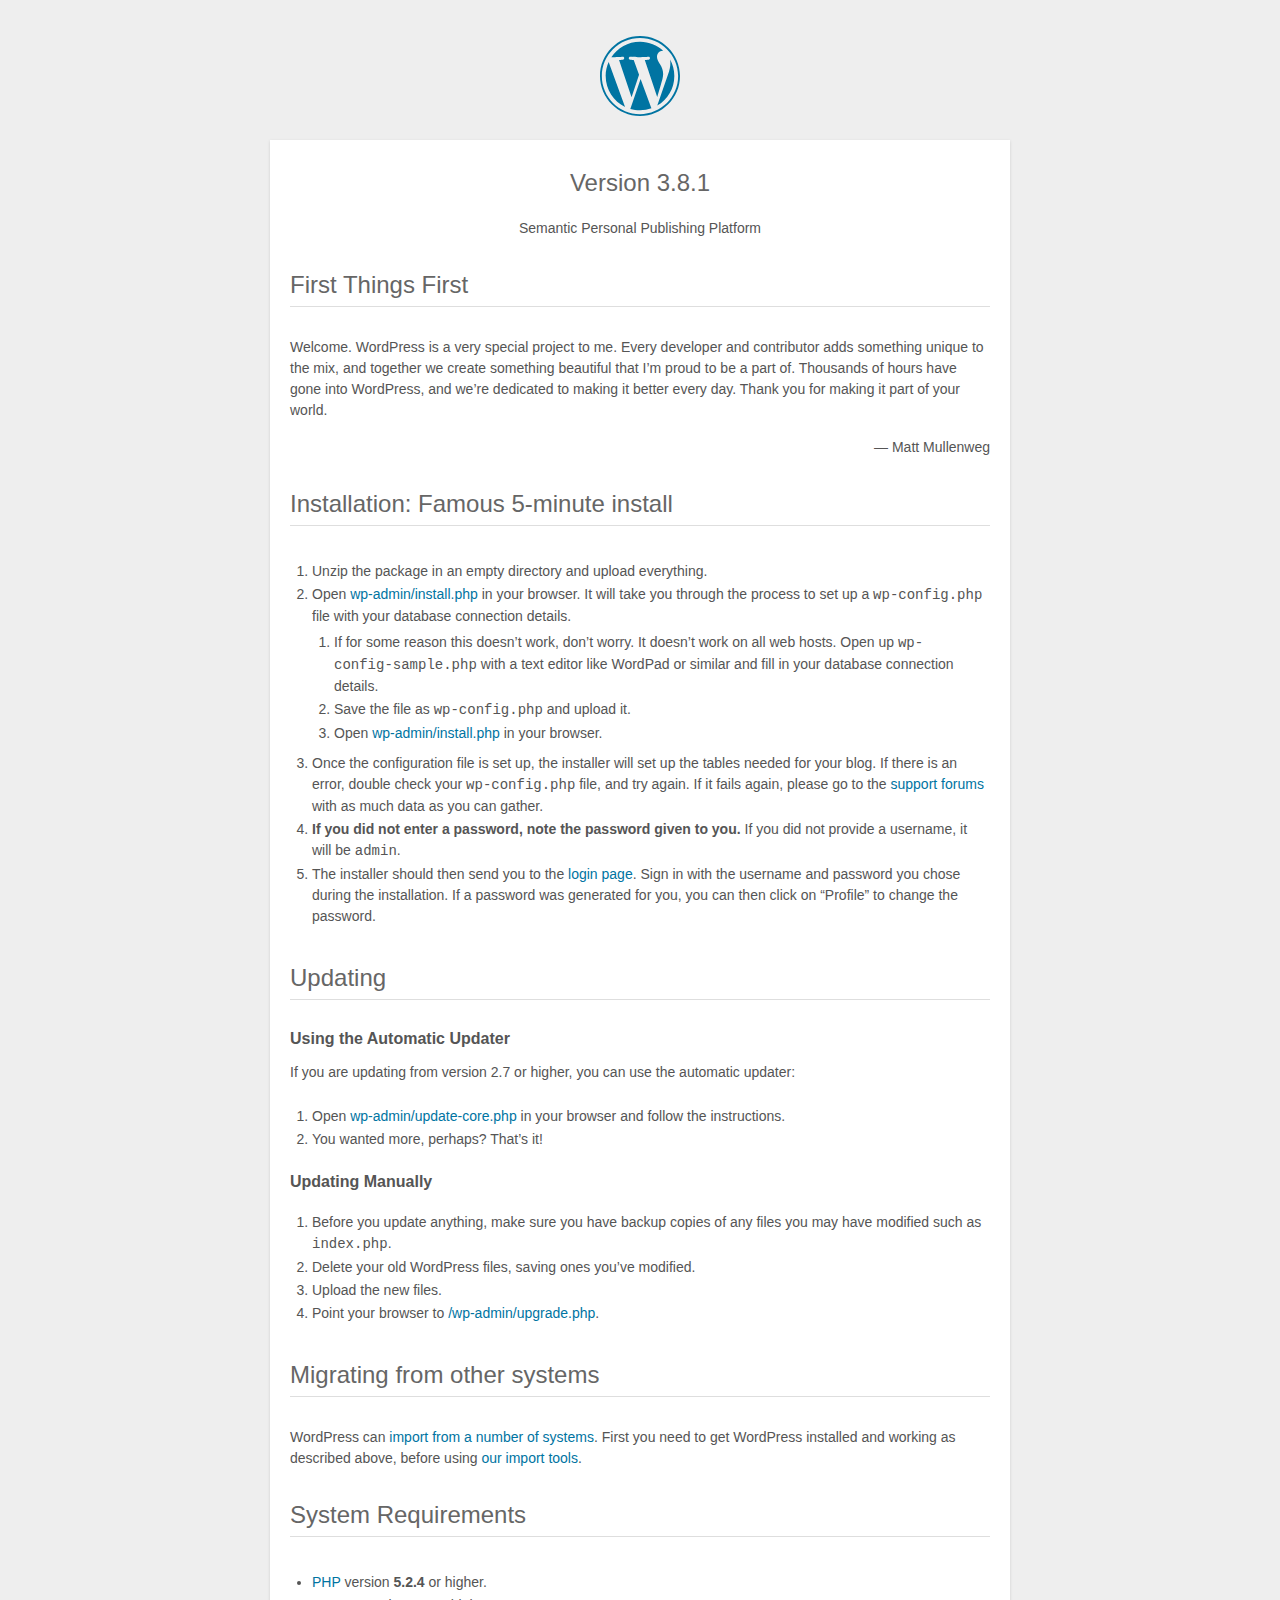
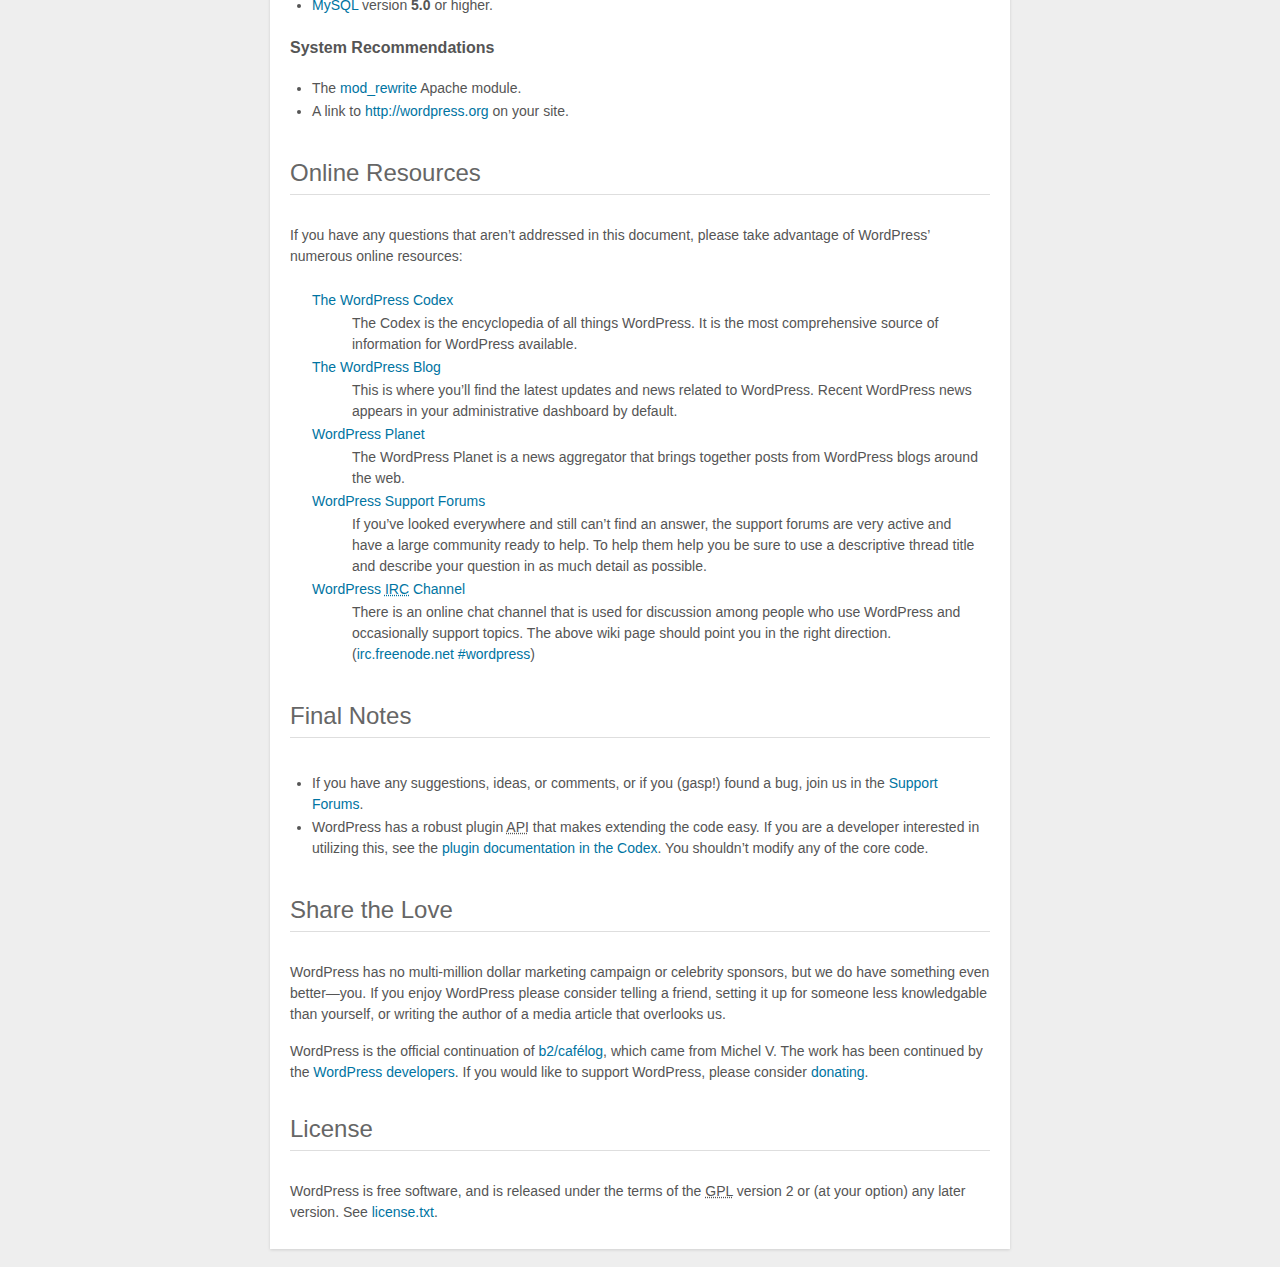
<file: readme.html>
<!DOCTYPE html>
<html>
<head>
	<meta name="viewport" content="width=device-width" />
	<meta http-equiv="Content-Type" content="text/html; charset=utf-8" />
	<title>WordPress &#8250; ReadMe</title>
	<link rel="stylesheet" href="wp-admin/css/install.css?ver=20100228" type="text/css" />
</head>
<body>
<h1 id="logo">
	<a href="http://wordpress.org/"><img alt="WordPress" src="wp-admin/images/wordpress-logo.png" /></a>
	<br /> Version 3.8.1
</h1>
<p style="text-align: center">Semantic Personal Publishing Platform</p>

<h1>First Things First</h1>
<p>Welcome. WordPress is a very special project to me. Every developer and contributor adds something unique to the mix, and together we create something beautiful that I&#8217;m proud to be a part of. Thousands of hours have gone into WordPress, and we&#8217;re dedicated to making it better every day. Thank you for making it part of your world.</p>
<p style="text-align: right">&#8212; Matt Mullenweg</p>

<h1>Installation: Famous 5-minute install</h1>
<ol>
	<li>Unzip the package in an empty directory and upload everything.</li>
	<li>Open <span class="file"><a href="wp-admin/install.php">wp-admin/install.php</a></span> in your browser. It will take you through the process to set up a <code>wp-config.php</code> file with your database connection details.
		<ol>
			<li>If for some reason this doesn&#8217;t work, don&#8217;t worry. It doesn&#8217;t work on all web hosts. Open up <code>wp-config-sample.php</code> with a text editor like WordPad or similar and fill in your database connection details.</li>
			<li>Save the file as <code>wp-config.php</code> and upload it.</li>
			<li>Open <span class="file"><a href="wp-admin/install.php">wp-admin/install.php</a></span> in your browser.</li>
		</ol>
	</li>
	<li>Once the configuration file is set up, the installer will set up the tables needed for your blog. If there is an error, double check your <code>wp-config.php</code> file, and try again. If it fails again, please go to the <a href="http://wordpress.org/support/" title="WordPress support">support forums</a> with as much data as you can gather.</li>
	<li><strong>If you did not enter a password, note the password given to you.</strong> If you did not provide a username, it will be <code>admin</code>.</li>
	<li>The installer should then send you to the <a href="wp-login.php">login page</a>. Sign in with the username and password you chose during the installation. If a password was generated for you, you can then click on &#8220;Profile&#8221; to change the password.</li>
</ol>

<h1>Updating</h1>
<h2>Using the Automatic Updater</h2>
<p>If you are updating from version 2.7 or higher, you can use the automatic updater:</p>
<ol>
	<li>Open <span class="file"><a href="wp-admin/update-core.php">wp-admin/update-core.php</a></span> in your browser and follow the instructions.</li>
	<li>You wanted more, perhaps? That&#8217;s it!</li>
</ol>

<h2>Updating Manually</h2>
<ol>
	<li>Before you update anything, make sure you have backup copies of any files you may have modified such as <code>index.php</code>.</li>
	<li>Delete your old WordPress files, saving ones you&#8217;ve modified.</li>
	<li>Upload the new files.</li>
	<li>Point your browser to <span class="file"><a href="wp-admin/upgrade.php">/wp-admin/upgrade.php</a>.</span></li>
</ol>

<h1>Migrating from other systems</h1>
<p>WordPress can <a href="http://codex.wordpress.org/Importing_Content">import from a number of systems</a>. First you need to get WordPress installed and working as described above, before using <a href="wp-admin/import.php" title="Import to WordPress">our import tools</a>.</p>

<h1>System Requirements</h1>
<ul>
	<li><a href="http://php.net/">PHP</a> version <strong>5.2.4</strong> or higher.</li>
	<li><a href="http://www.mysql.com/">MySQL</a> version <strong>5.0</strong> or higher.</li>
</ul>

<h2>System Recommendations</h2>
<ul>
	<li>The <a href="http://httpd.apache.org/docs/2.2/mod/mod_rewrite.html">mod_rewrite</a> Apache module.</li>
	<li>A link to <a href="http://wordpress.org/">http://wordpress.org</a> on your site.</li>
</ul>

<h1>Online Resources</h1>
<p>If you have any questions that aren&#8217;t addressed in this document, please take advantage of WordPress&#8217; numerous online resources:</p>
<dl>
	<dt><a href="http://codex.wordpress.org/">The WordPress Codex</a></dt>
		<dd>The Codex is the encyclopedia of all things WordPress. It is the most comprehensive source of information for WordPress available.</dd>
	<dt><a href="http://wordpress.org/news/">The WordPress Blog</a></dt>
		<dd>This is where you&#8217;ll find the latest updates and news related to WordPress. Recent WordPress news appears in your administrative dashboard by default.</dd>
	<dt><a href="http://planet.wordpress.org/">WordPress Planet</a></dt>
		<dd>The WordPress Planet is a news aggregator that brings together posts from WordPress blogs around the web.</dd>
	<dt><a href="http://wordpress.org/support/">WordPress Support Forums</a></dt>
		<dd>If you&#8217;ve looked everywhere and still can&#8217;t find an answer, the support forums are very active and have a large community ready to help. To help them help you be sure to use a descriptive thread title and describe your question in as much detail as possible.</dd>
	<dt><a href="http://codex.wordpress.org/IRC">WordPress <abbr title="Internet Relay Chat">IRC</abbr> Channel</a></dt>
		<dd>There is an online chat channel that is used for discussion among people who use WordPress and occasionally support topics. The above wiki page should point you in the right direction. (<a href="irc://irc.freenode.net/wordpress">irc.freenode.net #wordpress</a>)</dd>
</dl>

<h1>Final Notes</h1>
<ul>
	<li>If you have any suggestions, ideas, or comments, or if you (gasp!) found a bug, join us in the <a href="http://wordpress.org/support/">Support Forums</a>.</li>
	<li>WordPress has a robust plugin <abbr title="application programming interface">API</abbr> that makes extending the code easy. If you are a developer interested in utilizing this, see the <a href="http://codex.wordpress.org/Plugin_API" title="WordPress plugin API">plugin documentation in the Codex</a>. You shouldn&#8217;t modify any of the core code.</li>
</ul>

<h1>Share the Love</h1>
<p>WordPress has no multi-million dollar marketing campaign or celebrity sponsors, but we do have something even better&#8212;you. If you enjoy WordPress please consider telling a friend, setting it up for someone less knowledgable than yourself, or writing the author of a media article that overlooks us.</p>

<p>WordPress is the official continuation of <a href="http://cafelog.com/">b2/caf&#233;log</a>, which came from Michel V. The work has been continued by the <a href="http://wordpress.org/about/">WordPress developers</a>. If you would like to support WordPress, please consider <a href="http://wordpress.org/donate/" title="Donate to WordPress">donating</a>.</p>

<h1>License</h1>
<p>WordPress is free software, and is released under the terms of the <abbr title="GNU General Public License">GPL</abbr> version 2 or (at your option) any later version. See <a href="license.txt">license.txt</a>.</p>

</body>
</html>
</file>
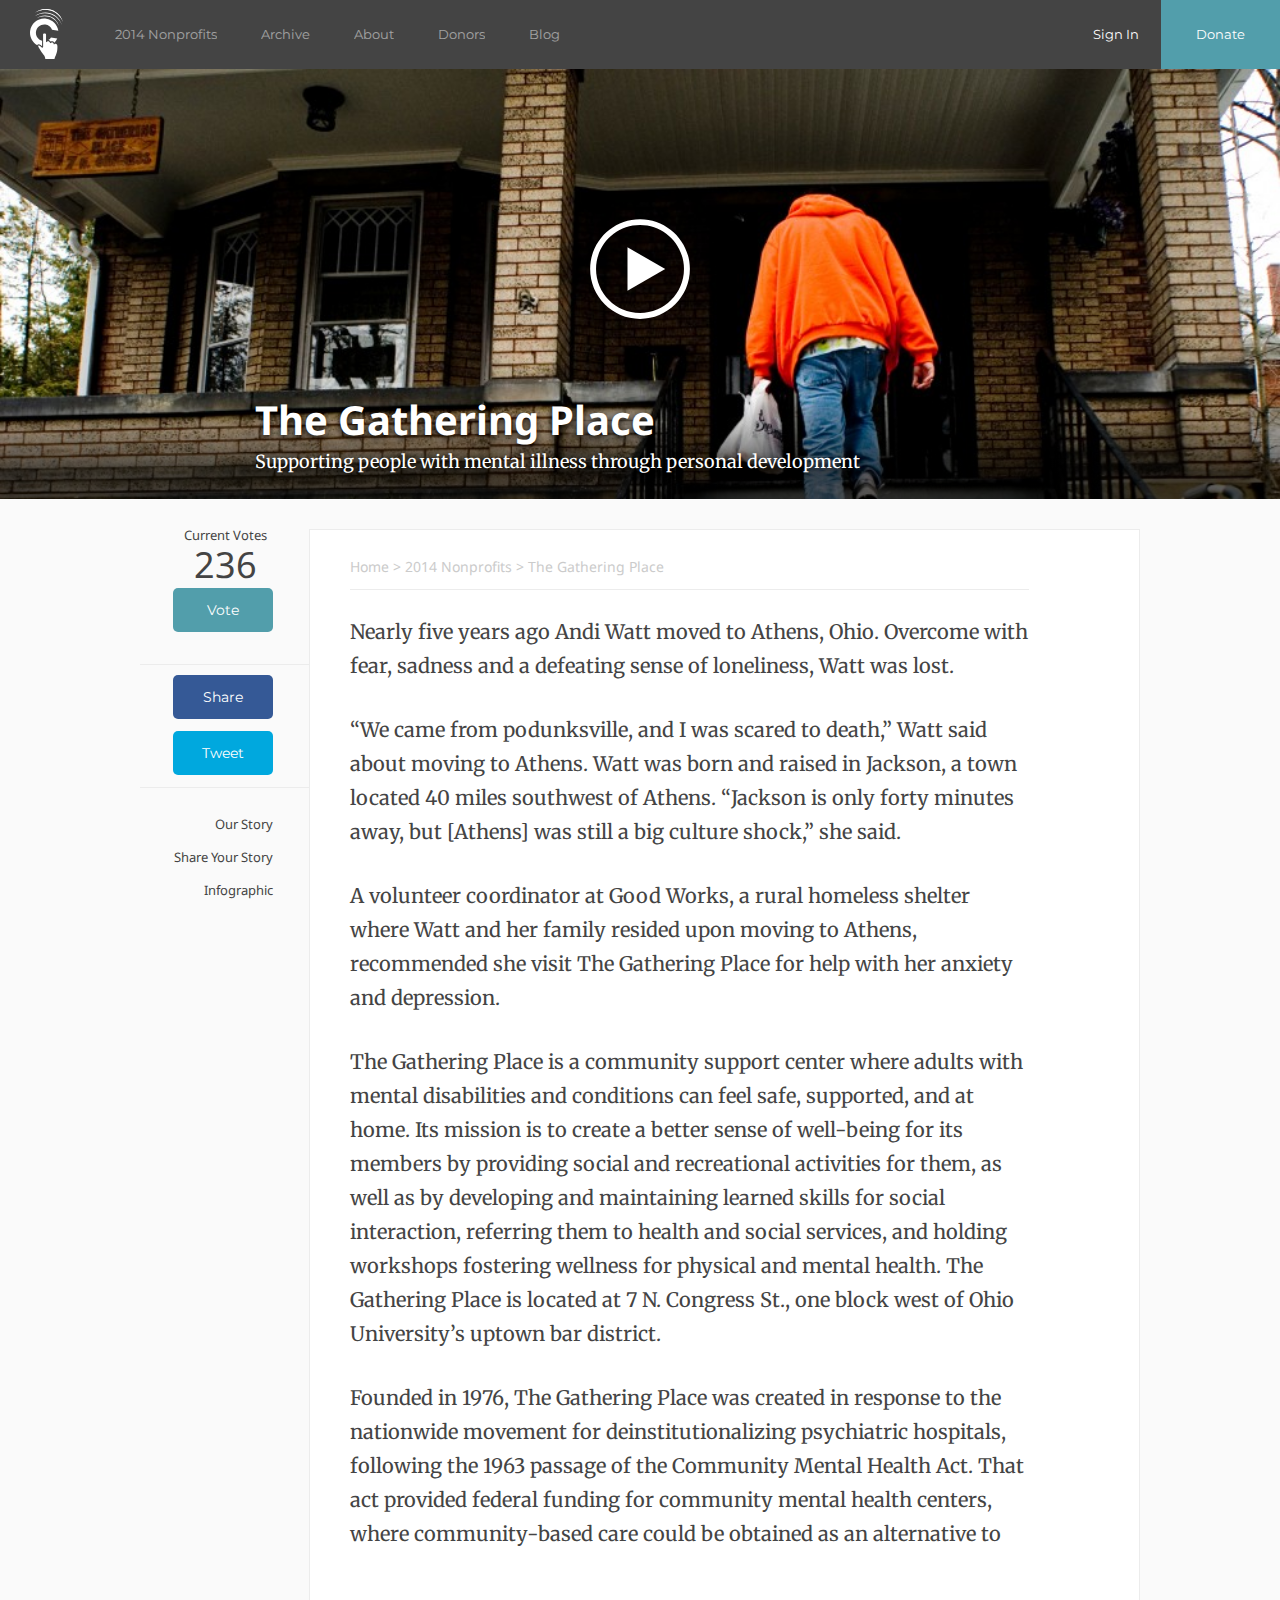
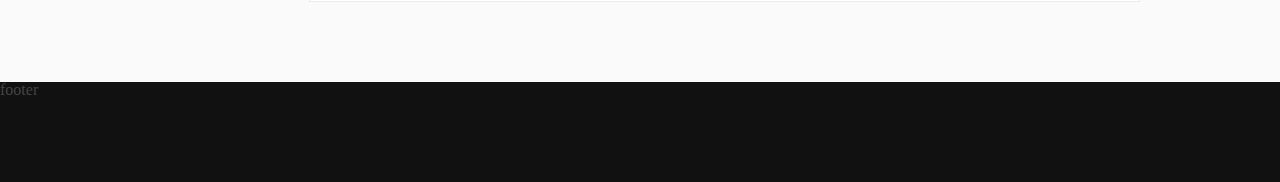
<file: projectc-static/featuredorg.html>
<!doctype html>
<html>
    <head>
        <meta charset="utf-8">
        <meta name="description" content="">
        <meta name="viewport" content="width=device-width, initial-scale=1">
        <title>Project C 2014</title>
        <link rel="stylesheet" href="style.css">
        <link rel="author" href="humans.txt">

        <!-- BEGIN WEB FONTS -->
        <link href='http://fonts.googleapis.com/css?family=Merriweather:400,400italic,700,700italic' rel='stylesheet' type='text/css'>
        <link href='http://fonts.googleapis.com/css?family=Noto+Sans:400,700,400italic' rel='stylesheet' type='text/css'>
        <link href='http://fonts.googleapis.com/css?family=Montserrat:400,700' rel='stylesheet' type='text/css'>
        <!-- END WEB FONTS -->


    </head>
    <body>
        <div class="wrapper">
            <nav>

                <ul class="mainNavItems">
                    <li class=""><a class="logo" href="index.html"><div></div></a></li>
                    <li class="pageLink"><a href="featuredorg.html">2014 Nonprofits</a></li>
                    <li class="pageLink"><a href="">Archive</a></li>
                    <li class="pageLink"><a href="">About</a></li>
                    <li class="pageLink"><a href="">Donors</a></li>
                    <li class="pageLink"><a href="">Blog</a></li>


                </ul>

                <ul class="rightNavItems">
                    <li class="right"><a href="" class="donate">Donate</a></li>
                    <li class="signIn right"><a href="">Sign In</a></li>
                    <li class="menuLink right"><a href="">Menu</a></li>
                </ul>
            </nav>

            <section class="mast">
                <div class="videoMast">
                    <div class="iframeContainer">

                        <iframe class="vimeo-iframe" data-setup="{}" src="http://player.vimeo.com/video/63524823?api=1$amp;title=0&amp;byline=0&amp;portrait=0" width="1000" height="563" frameborder="0" webkitAllowFullScreen mozallowfullscreen allowFullScreen></iframe>
                    </div>
                    <div class="close">Close Video</div>
                </div>

                <div class="default">
                    <div class="playBtn">

                    </div>
                    <div class="copy">
                        <div class="copyWrapper">
                            <h1>The Gathering Place</h1>
                            <p class="subtitle">Supporting people with mental illness through personal development</p>
                        </div><!-- end .copyWrapper -->

                    </div><!-- end .copy -->
                    <div class="bg">
                      <img src="images/gatheringplace.jpg" alt="">
                    </div>
                </div>

            </section><!-- end .orgMast -->



            <div class="orgContentWrapper">
                <div class="content">
                    <div class="leftColumn">
                        <div class="voting">
                            <div class="currentVotes">Current Votes</div>
                            <div class="tally">236</div>
                            <div class="button">Vote</div>
                        </div><!-- end .voting -->
                        <div class="sharing">
                            <div class="button fb">Share</div>
                            <div class="button twitter">Tweet</div>
                        </div><!-- end .sharing -->
                        <div class="subNav">
                            <ul>
                                <li>Our Story</li>
                                <li>Share Your Story</li>
                                <li>Infographic</li>
                            </ul>
                        </div>
                    </div>
                    <section class="mainContent">
                        <div class="breadCrumbs">
                            Home > 2014 Nonprofits > The Gathering Place
                        </div>
                        <div class="story">
                            <p>Nearly five years ago Andi Watt moved to Athens, Ohio. Overcome with fear, sadness and a defeating sense of loneliness, Watt was lost.</p>

                            <p>“We came from podunksville, and I was scared to death,” Watt said about moving to Athens. Watt was born and raised in Jackson, a town located 40 miles southwest of Athens. “Jackson is only forty minutes away, but [Athens] was still a big culture shock,” she said. </p>

                            <p>A volunteer coordinator at Good Works, a rural homeless shelter where Watt and her family resided upon moving to Athens, recommended she visit The Gathering Place for help with her anxiety and depression. </p>
                            <p>The Gathering Place is a community support center where adults with mental disabilities and conditions can feel safe, supported, and at home. Its mission is to create a better sense of well-being for its members by providing social and recreational activities for them, as well as by developing and maintaining learned skills for social interaction, referring them to health and social services, and holding workshops fostering wellness for physical and mental health. The Gathering Place is located at 7 N. Congress St., one block west of Ohio University’s uptown bar district. </p>

                            <p>Founded in 1976, The Gathering Place was created in response to the nationwide movement for deinstitutionalizing psychiatric hospitals, following the 1963 passage of the Community Mental Health Act. That act provided federal funding for community mental health centers, where community-based care could be obtained as an alternative to </p>


                        </div><!-- end .story -->

                    </section><!-- end .mainContent -->
                </div> <!-- end .content -->
            </div><!-- end .orgContentWrapper -->


            <div class="push"></div>
        </div> <!-- end .wrapper -->

        <footer>
            footer
        </footer>

    <script src="http://ajax.googleapis.com/ajax/libs/jquery/1.11.0/jquery.min.js"></script>
    <script src="http://a.vimeocdn.com/js/froogaloop2.min.js"></script>
    <script src="scripts/main.js"></script>
    <script src="scripts/organization.js"></script>
    <script src="scripts/jquery.fitvids.js"></script>

    </body>
</html>
</file>
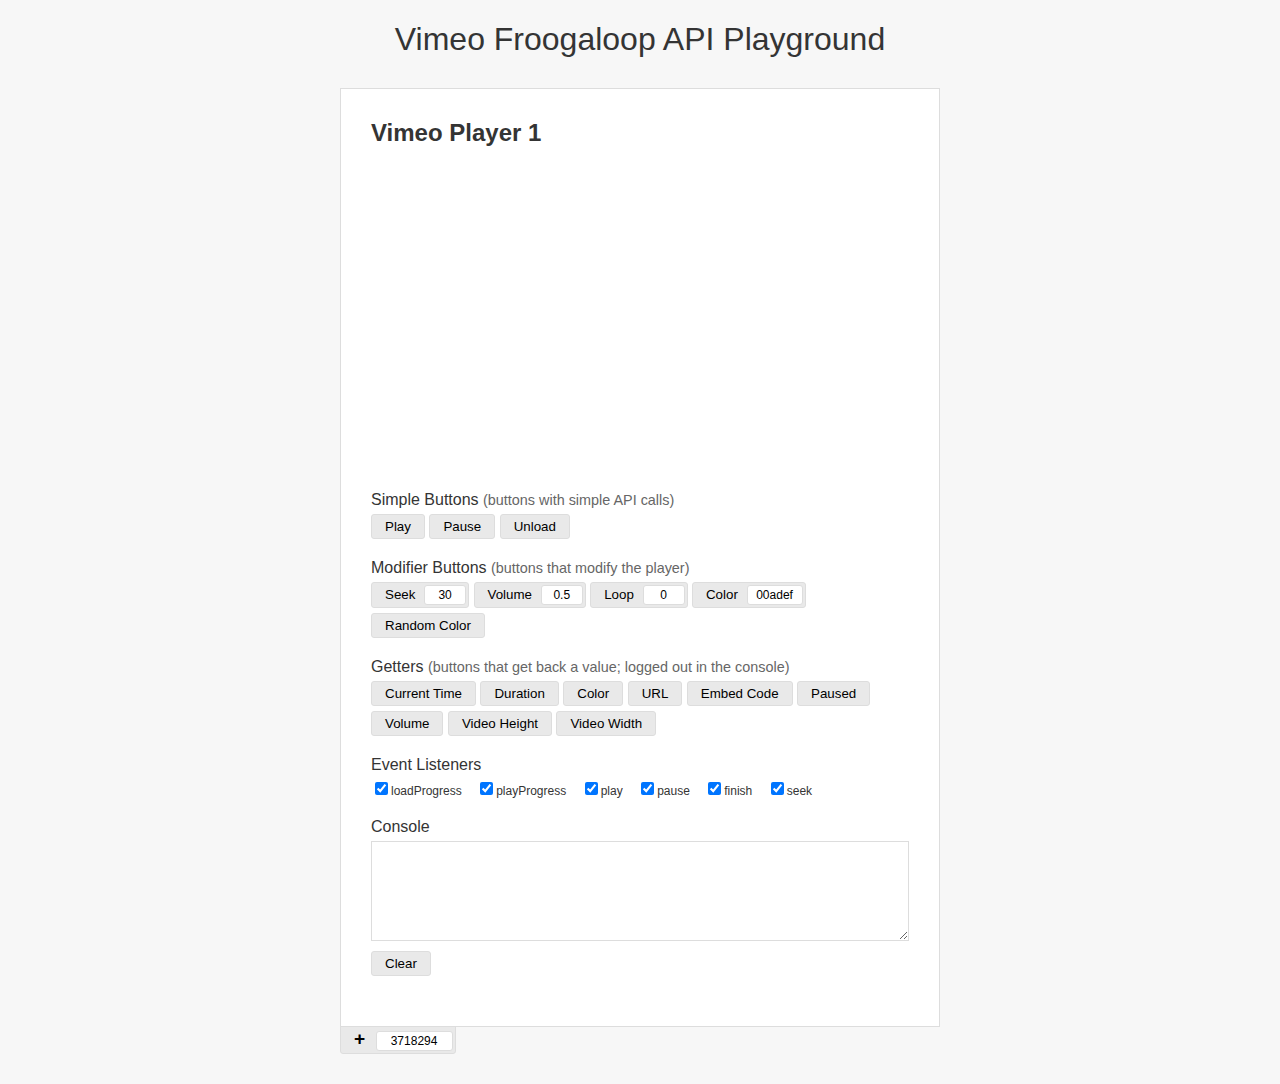
<file: projectc-static/scripts/player-api-master/javascript/playground.html>
<!DOCTYPE html>
<html lang="en">
    <head>
        <meta name="viewport" content="width=700,maximum-scale=1.0,user-scalable=yes">
        <title>Vimeo Froogaloop API Playground</title>
        <style>
            body, html, dl, dd { margin: 0; padding: 0;}

            body, html {
                font-family: "Helvetica Neue", Helvetica, Arial, Geneva, sans-serif;
                color: #343434;
                background: #f7f7f7;
            }

            iframe {
                display:block;
                border:0;
                margin-bottom: 20px;
            }

            h1 {
                font-weight: normal;
                text-align: center;
            }

            button {
                background: #e9e9e9;
                cursor: pointer;
                border: 1px solid #ddd;
                padding: 2px 13px;
                -webkit-border-radius: 3px;
                -moz-border-radius: 3px;
                margin: 0;
                cursor: pointer;
            }

            .wrapper {
                width: 600px;
                margin: 0 auto;
                margin-bottom: 30px;
            }

            .wrapper .container > div {
                background: #fff;
                padding: 30px;
                border: 1px solid #ddd;
                box-sizing: border-box;
                margin-top: 30px;
            }

            .wrapper .container:first-child {
                margin-top: 0;
            }

            .wrapper .container h2 {
                margin: 0 0 20px 0;
            }

            .wrapper .container button {
                line-height: 19px;
            }

            .wrapper .container input[type="text"] {
                font-size: 12px;
            }

            button input[type="text"] {
                border: 1px solid #ddd;
                text-align: center;
                -webkit-border-radius: 3px;
                -moz-border-radius: 3px;
                margin: 0 -11px 0 5px;
                padding: 2px;
            }

            .wrapper div dl {
                margin-bottom: 15px;
            }

            .wrapper div dt {
                margin-bottom: 5px;
            }

            .wrapper div dt span {
                font-size: 0.9em;
                color: #666;
            }

            .wrapper div dd {
                display: inline-block;
                font-size: 12px;
                margin-bottom: 5px;
            }

            .wrapper div dd label {
                margin-right: 10px;
            }

            .wrapper div .output {
                display: block;
                width: 100%;
                height: 100px;
                border: 1px solid #ddd;
                overflow-y: auto;
                font-size: 13px;
                padding: 5px;
                box-sizing: border-box;
                line-height: 1.4em;
                resize: vertical;
                font-family: Inconsolata, Monaco, monospace;
            }

            .wrapper .container > button {
                border: 1px solid #ddd;
                font-weight: bold;
                font-size: 1.2em;
                margin: -1px 0 0 0;
                border-top-left-radius: 0;
                border-top-right-radius: 0;
            }

            .wrapper > button input[type="text"] {
                padding: 6px;
            }

            .console dd {
                width: 100%;
                white-space: nowrap;
            }

            .console .clear {
                margin-top: 10px;
            }
        </style>
    </head>
    <body>
        <div class="wrapper">
            <hgroup>
                <h1>Vimeo Froogaloop API Playground</h1>
            </hgroup>
            <div class="container">
                <div>
                    <h2>Vimeo Player 1</h2>
                    <iframe id="player_1" src="http://player.vimeo.com/video/7100569?api=1&amp;player_id=player_1" width="540" height="304" frameborder="0"></iframe>
                    <dl class="simple">
                        <dt>Simple Buttons <span>(buttons with simple API calls)</span></dt>
                        <dd><button class="play">Play</button></dd>
                        <dd><button class="pause">Pause</button></dd>
                        <dd><button class="unload">Unload</button></dd>
                    </dl>
                    <dl class="modifiers">
                        <dt>Modifier Buttons <span>(buttons that modify the player)</span></dt>
                        <dd><button class="seek">Seek <input type="text" value="30" size="3" maxlength="3" /></button></dd>
                        <dd><button class="volume">Volume <input type="text" value="0.5" size="3" maxlength="3" /></button></dd>
                        <dd><button class="loop">Loop <input type="text" value="0" size="3" maxlength="3" /></button></dd>
                        <dd><button class="color">Color <input type="text" value="00adef" size="5" /></button></dd>
                        <dd><button class="randomColor">Random Color</button></dd>
                    </dl>
                    <dl class="getters">
                        <dt>Getters <span>(buttons that get back a value; logged out in the console)</span></dt>
                        <dd><button class="time">Current Time</button></dd>
                        <dd><button class="duration">Duration</button></dd>
                        <dd><button class="color">Color</button></dd>
                        <dd><button class="url">URL</button></dd>
                        <dd><button class="embed">Embed Code</button></dd>
                        <dd><button class="paused">Paused</button></dd>
                        <dd><button class="getVolume">Volume</button></dd>
                        <dd><button class="height">Video Height</button></dd>
                        <dd><button class="width">Video Width</button></dd>
                    </dl>
                    <dl class="listeners">
                        <dt>Event Listeners</dt>
                        <dd><label><input class="loadProgress" type="checkbox" checked />loadProgress</label></dd>
                        <dd><label><input class="playProgress" type="checkbox" checked />playProgress</label></dd>
                        <dd><label><input class="play" type="checkbox" checked />play</label></dd>
                        <dd><label><input class="pause" type="checkbox" checked />pause</label></dd>
                        <dd><label><input class="finish" type="checkbox" checked />finish</label></dd>
                        <dd><label><input class="seek" type="checkbox" checked />seek</label></dd>
                    </dl>
                    <dl class="console">
                        <dt>Console</dt>
                        <dd><textarea class="output" readonly="readonly"></textarea><button class="clear">Clear</button></dd>
                    </dl>
                </div>
                <button class="addClip" title="Add a new clip.">+ <input type="text" value="3718294" size="8" /></button>
            </div>

        <script src="froogaloop.js"></script>
        <script>
            (function(){

                // Listen for the ready event for any vimeo video players on the page
                var vimeoPlayers = document.querySelectorAll('iframe'),
                    player;

                for (var i = 0, length = vimeoPlayers.length; i < length; i++) {
                    player = vimeoPlayers[i];
                    $f(player).addEvent('ready', ready);
                }

                /**
                 * Utility function for adding an event. Handles the inconsistencies
                 * between the W3C method for adding events (addEventListener) and
                 * IE's (attachEvent).
                 */
                function addEvent(element, eventName, callback) {
                    if (element.addEventListener) {
                        element.addEventListener(eventName, callback, false);
                    }
                    else {
                        element.attachEvent(eventName, callback, false);
                    }
                }

                /**
                 * Called once a vimeo player is loaded and ready to receive
                 * commands. You can add events and make api calls only after this
                 * function has been called.
                 */
                function ready(player_id) {
                    // Keep a reference to Froogaloop for this player
                    var container = document.getElementById(player_id).parentNode.parentNode,
                        froogaloop = $f(player_id),
                        apiConsole = container.querySelector('.console .output');

                    /**
                     * Prepends log messages to the example console for you to see.
                     */
                    function apiLog(message) {
                        apiConsole.innerHTML = message + '\n' + apiConsole.innerHTML;
                    }

                    /**
                     * Sets up the actions for the buttons that will perform simple
                     * api calls to Froogaloop (play, pause, etc.). These api methods
                     * are actions performed on the player that take no parameters and
                     * return no values.
                     */
                    function setupSimpleButtons() {
                        var buttons = container.querySelector('div dl.simple'),
                            playBtn = buttons.querySelector('.play'),
                            pauseBtn = buttons.querySelector('.pause'),
                            unloadBtn = buttons.querySelector('.unload');

                        // Call play when play button clicked
                        addEvent(playBtn, 'click', function() {
                            froogaloop.api('play');
                        }, false);

                        // Call pause when pause button clicked
                        addEvent(pauseBtn, 'click', function() {
                            froogaloop.api('pause');
                        }, false);

                        // Call unload when unload button clicked
                        addEvent(unloadBtn, 'click', function() {
                            froogaloop.api('unload');
                        }, false);
                    }

                    /**
                     * Sets up the actions for the buttons that will modify certain
                     * things about the player and the video in it. These methods
                     * take a parameter, such as a color value when setting a color.
                     */
                    function setupModifierButtons() {
                        var buttons = container.querySelector('div dl.modifiers'),
                            seekBtn = buttons.querySelector('.seek'),
                            volumeBtn = buttons.querySelector('.volume'),
                            loopBtn = buttons.querySelector('.loop'),
                            colorBtn = buttons.querySelector('.color'),
                            randomColorBtn = buttons.querySelector('.randomColor');

                        // Call seekTo when seek button clicked
                        addEvent(seekBtn, 'click', function(e) {
                            // Don't do anything if clicking on anything but the button (such as the input field)
                            if (e.target != this) {
                                return false;
                            }

                            // Grab the value in the input field
                            var seekVal = this.querySelector('input').value;

                            // Call the api via froogaloop
                            froogaloop.api('seekTo', seekVal);
                        }, false);

                        // Call setVolume when volume button clicked
                        addEvent(volumeBtn, 'click', function(e) {
                            // Don't do anything if clicking on anything but the button (such as the input field)
                            if (e.target != this) {
                                return false;
                            }

                            // Grab the value in the input field
                            var volumeVal = this.querySelector('input').value;

                            // Call the api via froogaloop
                            froogaloop.api('setVolume', volumeVal);
                        }, false);

                        // Call setLoop when loop button clicked
                        addEvent(loopBtn, 'click', function(e) {
                            // Don't do anything if clicking on anything but the button (such as the input field)
                            if (e.target != this) {
                                return false;
                            }

                            // Grab the value in the input field
                            var loopVal = this.querySelector('input').value;

                            //Call the api via froogaloop
                            froogaloop.api('setLoop', loopVal);
                        }, false);

                        // Call setColor when color button clicked
                        addEvent(colorBtn, 'click', function(e) {
                            // Don't do anything if clicking on anything but the button (such as the input field)
                            if (e.target != this) {
                                return false;
                            }

                            // Grab the value in the input field
                            var colorVal = this.querySelector('input').value;

                            // Call the api via froogaloop
                            froogaloop.api('setColor', colorVal);
                        }, false);

                        // Call setColor with a random color when random color button clicked
                        addEvent(randomColorBtn, 'click', function(e) {
                            // Don't do anything if clicking on anything but the button (such as the input field)
                            if (e.target != this) {
                                return false;
                            }

                            // Generate a random color
                            var colorVal = Math.floor(Math.random() * 16777215).toString(16);

                            // Call the api via froogaloop
                            froogaloop.api('setColor', colorVal);
                        }, false);
                    }

                    /**
                     * Sets up actions for buttons that will ask the player for something,
                     * such as the current time or duration. These methods require a
                     * callback function which will be called with any data as the first
                     * parameter in that function.
                     */
                    function setupGetterButtons() {
                        var buttons = container.querySelector('div dl.getters'),
                            timeBtn = buttons.querySelector('.time'),
                            durationBtn = buttons.querySelector('.duration'),
                            colorBtn = buttons.querySelector('.color'),
                            urlBtn = buttons.querySelector('.url'),
                            embedBtn = buttons.querySelector('.embed'),
                            pausedBtn = buttons.querySelector('.paused'),
                            getVolumeBtn = buttons.querySelector('.getVolume'),
                            widthBtn = buttons.querySelector('.width'),
                            heightBtn = buttons.querySelector('.height');

                        // Get the current time and log it to the API console when time button clicked
                        addEvent(timeBtn, 'click', function(e) {
                            froogaloop.api('getCurrentTime', function (value, player_id) {
                                // Log out the value in the API Console
                                apiLog('getCurrentTime : ' + value);
                            });
                        }, false);

                        // Get the duration and log it to the API console when time button clicked
                        addEvent(durationBtn, 'click', function(e) {
                            froogaloop.api('getDuration', function (value, player_id) {
                                // Log out the value in the API Console
                                apiLog('getDuration : ' + value);
                            });
                        }, false);

                        // Get the embed color and log it to the API console when time button clicked
                        addEvent(colorBtn, 'click', function(e) {
                            froogaloop.api('getColor', function (value, player_id) {
                                // Log out the value in the API Console
                                apiLog('getColor : ' + value);
                            });
                        }, false);

                        // Get the video url and log it to the API console when time button clicked
                        addEvent(urlBtn, 'click', function(e) {
                            froogaloop.api('getVideoUrl', function (value, player_id) {
                                // Log out the value in the API Console
                                apiLog('getVideoUrl : ' + value);
                            });
                        }, false);

                        // Get the embed code and log it to the API console when time button clicked
                        addEvent(embedBtn, 'click', function(e) {
                            froogaloop.api('getVideoEmbedCode', function (value, player_id) {
                                // Use html entities for less-than and greater-than signs
                                value = value.replace(/</g, '&lt;').replace(/>/g, '&gt;');

                                // Log out the value in the API Console
                                apiLog('getVideoEmbedCode : ' + value);
                            });
                        }, false);

                        // Get the paused state and log it to the API console when time button clicked
                        addEvent(pausedBtn, 'click', function(e) {
                            froogaloop.api('paused', function (value, player_id) {
                                // Log out the value in the API Console
                                apiLog('paused : ' + value);
                            });
                        }, false);

                        // Get the paused state and log it to the API console when time button clicked
                        addEvent(getVolumeBtn, 'click', function(e) {
                            froogaloop.api('getVolume', function (value, player_id) {
                                // Log out the value in the API Console
                                apiLog('volume : ' + value);
                            });
                        }, false);

                        // Get the paused state and log it to the API console when time button clicked
                        addEvent(widthBtn, 'click', function(e) {
                            froogaloop.api('getVideoWidth', function (value, player_id) {
                                // Log out the value in the API Console
                                apiLog('getVideoWidth : ' + value);
                            });
                        }, false);

                        // Get the paused state and log it to the API console when time button clicked
                        addEvent(heightBtn, 'click', function(e) {
                            froogaloop.api('getVideoHeight', function (value, player_id) {
                                // Log out the value in the API Console
                                apiLog('getVideoHeight : ' + value);
                            });
                        }, false);
                    }

                    /**
                     * Adds listeners for the events that are checked. Adding an event
                     * through Froogaloop requires the event name and the callback method
                     * that is called once the event fires.
                     */
                    function setupEventListeners() {
                        var checkboxes = container.querySelector('.listeners'),
                            loadProgressChk = checkboxes.querySelector('.loadProgress'),
                            playProgressChk = checkboxes.querySelector('.playProgress'),
                            playChk = checkboxes.querySelector('.play'),
                            pauseChk = checkboxes.querySelector('.pause'),
                            finishChk = checkboxes.querySelector('.finish'),
                            seekChk = checkboxes.querySelector('.seek');

                        function onLoadProgress() {
                            if (loadProgressChk.checked) {
                                froogaloop.addEvent('loadProgress', function(data) {
                                    apiLog('loadProgress event : ' + data.percent + ' : ' + data.bytesLoaded + ' : ' + data.bytesTotal + ' : ' + data.duration);
                                });
                            }
                            else {
                                froogaloop.removeEvent('loadProgress');
                            }
                        }

                        function onPlayProgress() {
                            if (playProgressChk.checked) {
                                froogaloop.addEvent('playProgress', function(data) {
                                    apiLog('playProgress event : ' + data.seconds + ' : ' + data.percent + ' : ' + data.duration);
                                });
                            }
                            else {
                                froogaloop.removeEvent('playProgress');
                            }
                        }

                        function onPlay() {
                            if (playChk.checked) {
                                froogaloop.addEvent('play', function(data) {
                                    apiLog('play event');
                                });
                            }
                            else {
                                froogaloop.removeEvent('play');
                            }
                        }

                        function onPause() {
                            if (pauseChk.checked) {
                                froogaloop.addEvent('pause', function(data) {
                                    apiLog('pause event');
                                });
                            }
                            else {
                                froogaloop.removeEvent('pause');
                            }
                        }

                        function onFinish() {
                            if (finishChk.checked) {
                                froogaloop.addEvent('finish', function(data) {
                                    apiLog('finish');
                                });
                            }
                            else {
                                froogaloop.removeEvent('finish');
                            }
                        }

                        function onSeek() {
                            if (seekChk.checked) {
                                froogaloop.addEvent('seek', function(data) {
                                    apiLog('seek event : ' + data.seconds + ' : ' + data.percent + ' : ' + data.duration);
                                });
                            }
                            else {
                                froogaloop.removeEvent('seek');
                            }
                        }

                        // Listens for the checkboxes to change
                        addEvent(loadProgressChk, 'change', onLoadProgress, false);
                        addEvent(playProgressChk, 'change', onPlayProgress, false);
                        addEvent(playChk, 'change', onPlay, false);
                        addEvent(pauseChk, 'change', onPause, false);
                        addEvent(finishChk, 'change', onFinish, false);
                        addEvent(seekChk, 'change', onSeek, false);

                        // Calls the change event if the option is checked
                        // (this makes sure the checked events get attached on page load as well as on changed)
                        onLoadProgress();
                        onPlayProgress();
                        onPlay();
                        onPause();
                        onFinish();
                        onSeek();
                    }

                    /**
                     * Sets up actions for adding a new clip window to the page.
                     */
                    function setupAddClip() {
                        var button = container.querySelector('.addClip'),
                            newContainer;

                        addEvent(button, 'click', function(e) {
                            // Don't do anything if clicking on anything but the button (such as the input field)
                            if (e.target != this) {
                                return false;
                            }

                            // Gets the index of the current player by simply grabbing the number after the underscore
                            var currentIndex = parseInt(player_id.split('_')[1]),
                                clipId = button.querySelector('input').value;

                            newContainer = resetContainer(container.cloneNode(true), currentIndex+1, clipId);

                            container.parentNode.appendChild(newContainer);
                            $f(newContainer.querySelector('iframe')).addEvent('ready', ready);
                        });

                        /**
                         * Resets the duplicate container's information, clearing out anything
                         * that doesn't pertain to the new clip. It also sets the iframe to
                         * use the new clip's id as its url.
                         */
                        function resetContainer(element, index, clipId) {
                            var newHeading = element.querySelector('h2'),
                                newIframe = element.querySelector('iframe'),
                                newCheckBoxes = element.querySelectorAll('.listeners input[type="checkbox"]'),
                                newApiConsole = element.querySelector('.console .output'),
                                newAddBtn = element.querySelector('.addClip');

                            // Set the heading text
                            newHeading.innerText = 'Vimeo Player ' + index;

                            // Set the correct source of the new clip id
                            newIframe.src = 'http://player.vimeo.com/video/' + clipId + '?api=1&player_id=player_' + index;
                            newIframe.id = 'player_' + index;

                            // Reset all the checkboxes for listeners to be checked on
                            for (var i = 0, length = newCheckBoxes.length, checkbox; i < length; i++) {
                                checkbox = newCheckBoxes[i];
                                checkbox.setAttribute('checked', 'checked');
                            }

                            // Clear out the API console
                            newApiConsole.innerHTML = '';

                            // Update the clip ID of the add clip button
                            newAddBtn.querySelector('input').setAttribute('value', clipId);

                            return element;
                        }
                    }

                    setupSimpleButtons();
                    setupModifierButtons();
                    setupGetterButtons();
                    setupEventListeners();
                    setupAddClip();

                    // Setup clear console button
                    var clearBtn = container.querySelector('.console button');
                    addEvent(clearBtn, 'click', function(e) {
                        apiConsole.innerHTML = '';
                    }, false);

                    apiLog(player_id + ' ready!');
                }
            })();
        </script>
    </body>
</html>
</file>
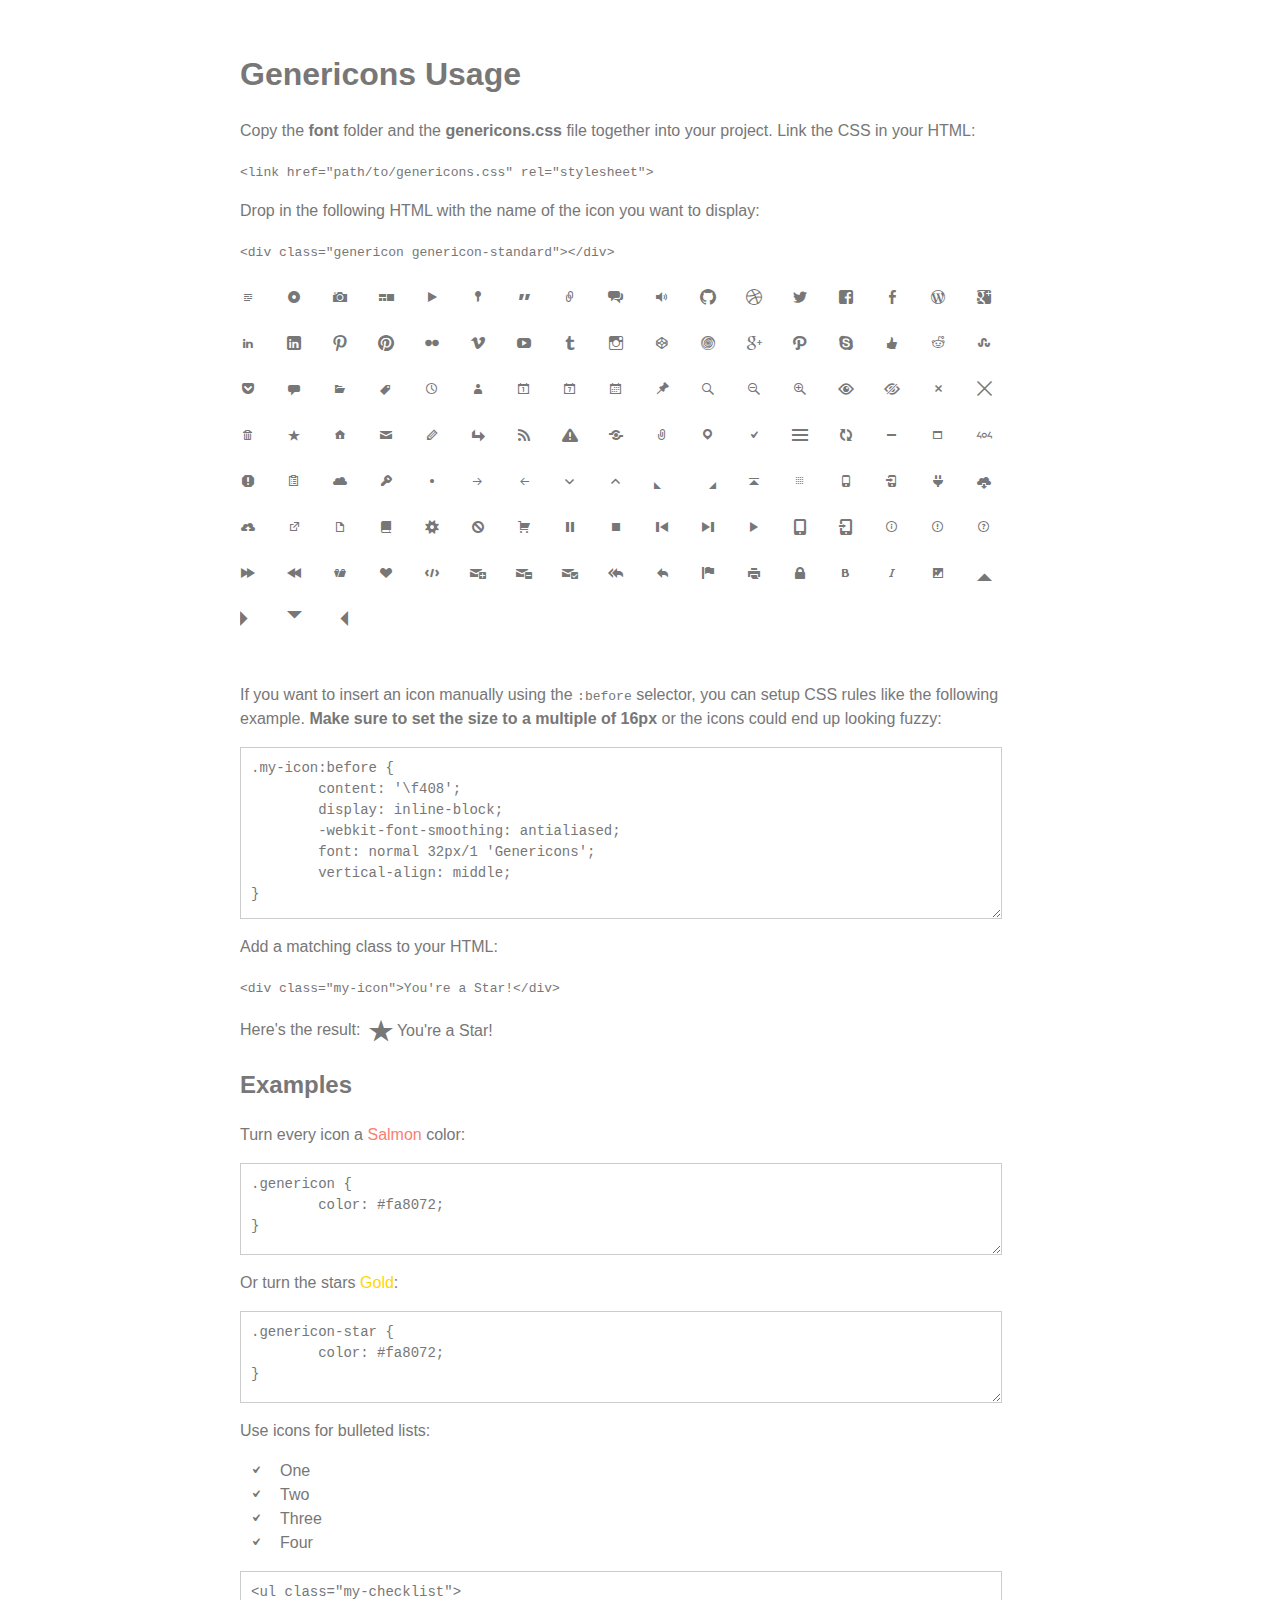
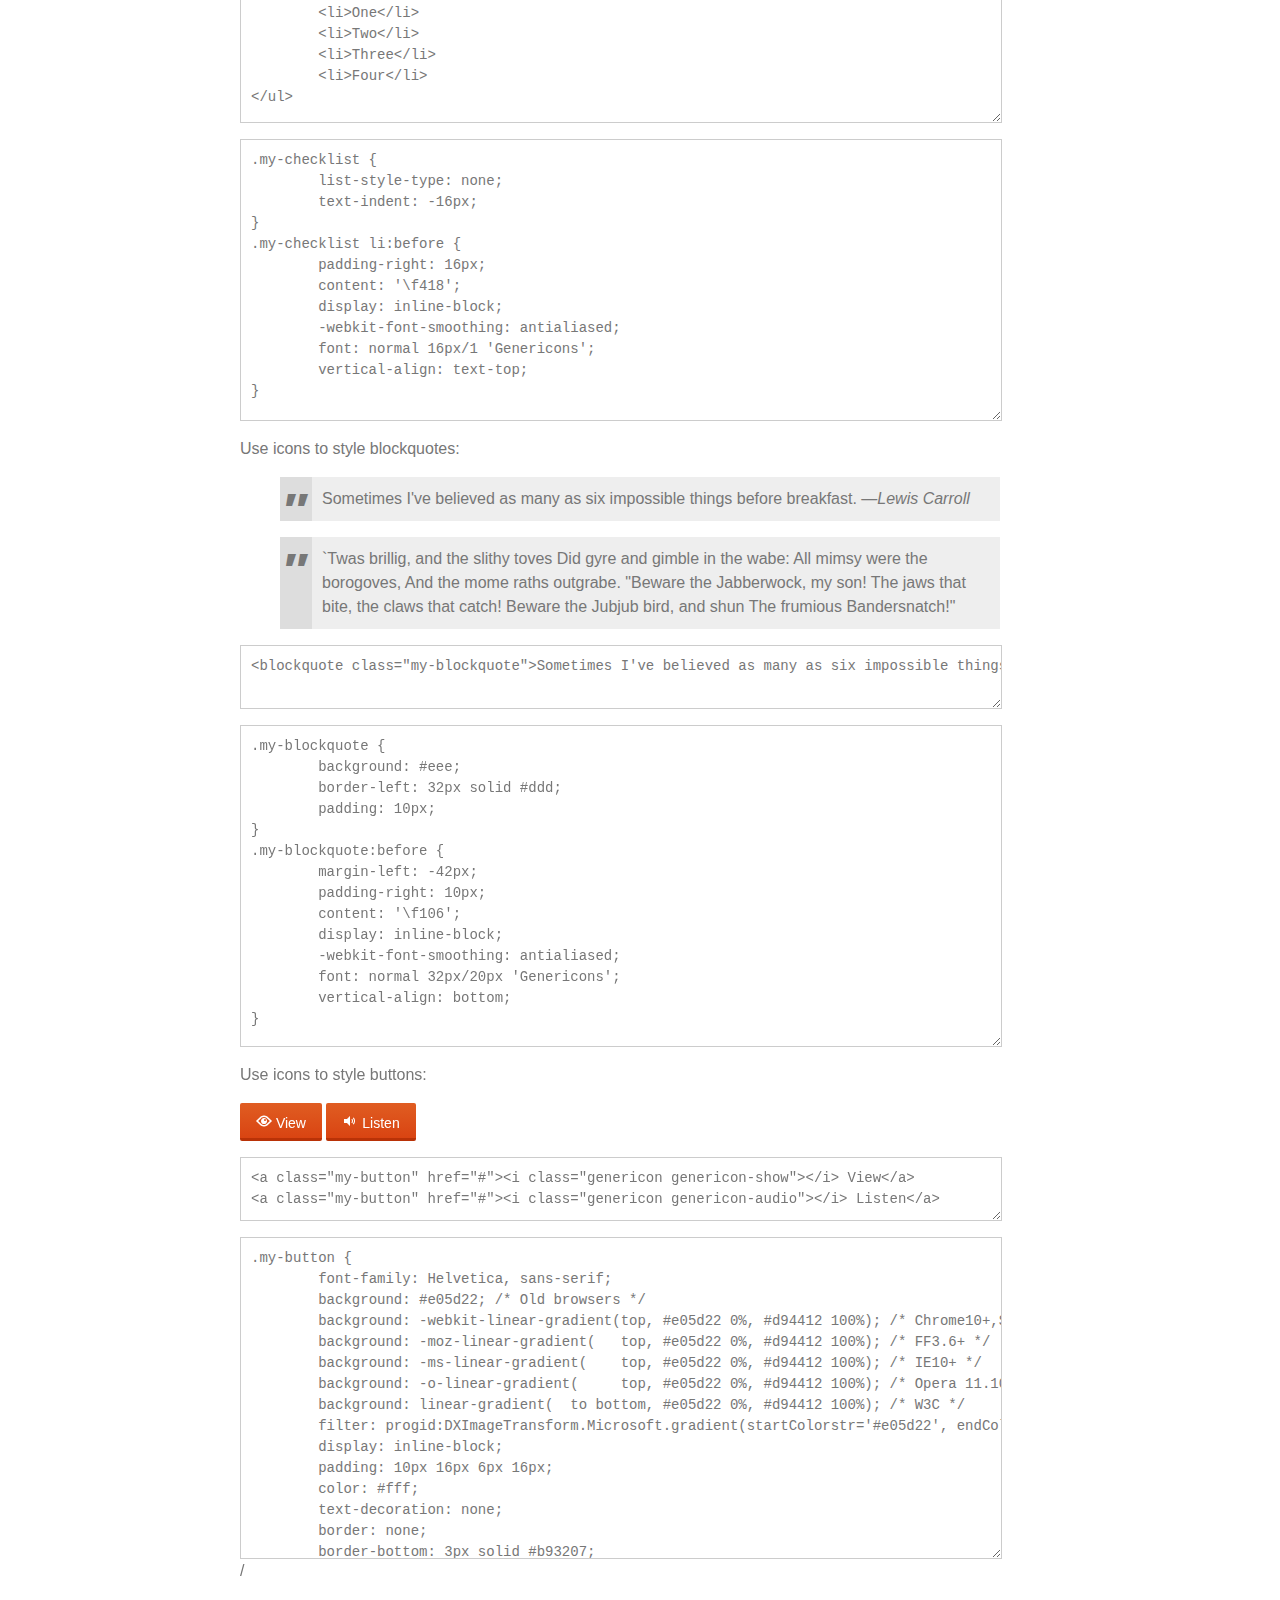
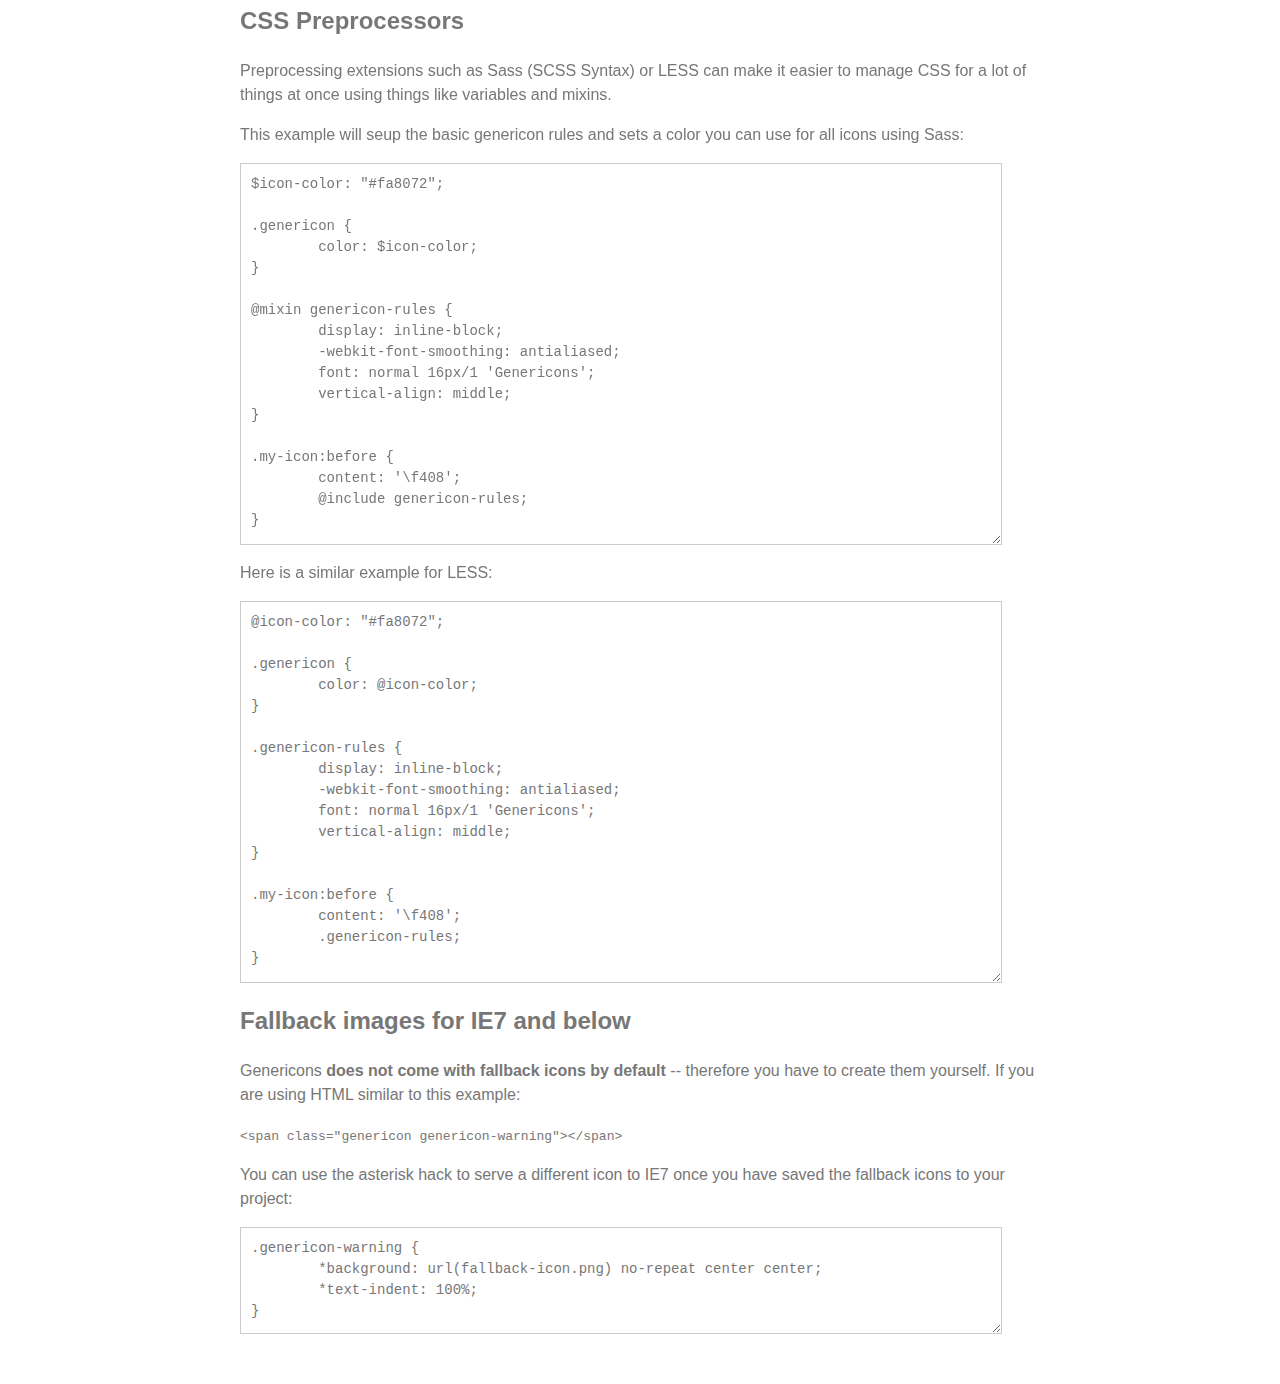
<file: wp-content/themes/twentyfourteen/genericons/example.html>
<!DOCTYPE html>
<html dir="ltr" lang="en">
<head>
<title>Genericons</title>
<link rel="stylesheet" href="genericons.css">
<style type="text/css">
body {
	font-family: sans-serif;
	line-height: 1.5;
	width: 800px;
	margin: 50px auto;
	color: #777;
	background: white;
}
.icons {
	overflow: hidden;
	padding: 10px 0;
}
.icons div {
	cursor: pointer;
	float: left;
	margin: 0 30px 30px 0;
}
.icons:hover div {
	background: #f7f7f7;
}
.code {
        display: block;
        font: 14px/1.5 monospace;
        width: 740px;
        white-space: pre;
        border: 1px solid #ccc;
        padding: 10px;
        color: #777;
        overflow: auto;
}
.my-icon:before {
	content: '\f408';
        display: inline-block;
        -webkit-font-smoothing: antialiased;
        font: normal 32px/1 'Genericons';
        vertical-align: middle;
}
/* For the Examples */
.my-checklist {
	list-style-type: none;
	text-indent: -16px;
}
.my-checklist li:before {
	padding-right: 16px;
	content: '\f418';
        display: inline-block;
        -webkit-font-smoothing: antialiased;
        font: normal 16px/1 'Genericons';
        vertical-align: text-top;
}
.my-blockquote {
	background: #eee;
	border-left: 32px solid #ddd;
	padding: 10px;
}
.my-blockquote:before {
	margin-left: -42px;
	padding-right: 10px;
        content: '\f106';
        display: inline-block;
        -webkit-font-smoothing: antialiased;
        font: normal 32px/20px 'Genericons';
        vertical-align: bottom;
}
.my-button {
	font-family: Helvetica, sans-serif;
	font-size: 14px;
	background: #e05d22; /* Old browsers */
	background: -webkit-linear-gradient(top, #e05d22 0%, #d94412 100%); /* Chrome10+,Safari5.1+ */
	background: -moz-linear-gradient(   top, #e05d22 0%, #d94412 100%); /* FF3.6+ */
	background: -ms-linear-gradient(    top, #e05d22 0%, #d94412 100%); /* IE10+ */
	background: -o-linear-gradient(     top, #e05d22 0%, #d94412 100%); /* Opera 11.10+ */
	background: linear-gradient(  to bottom, #e05d22 0%, #d94412 100%); /* W3C */
	filter: progid:DXImageTransform.Microsoft.gradient(startColorstr='#e05d22', endColorstr='#d94412', GradientType=0); /* IE6-9 */
	display: inline-block;
	padding: 10px 16px 4px 16px;
	color: #fff;
	text-decoration: none;
	border: none;
	border-bottom: 3px solid #b93207;
	border-radius: 2px;
}
.my-button:hover,
.my-button:focus {
	background: #ed6a31; /* Old browsers */
	background: -webkit-linear-gradient(top, #ed6a31 0%, #e55627 100%); /* Chrome10+,Safari5.1+ */
	background: -moz-linear-gradient(   top, #ed6a31 0%, #e55627 100%); /* FF3.6+ */
	background: -ms-linear-gradient(    top, #ed6a31 0%, #e55627 100%); /* IE10+ */
	background: -o-linear-gradient(     top, #ed6a31 0%, #e55627 100%); /* Opera 11.10+ */
	background: linear-gradient(  to bottom, #ed6a31 0%, #e55627 100%); /* W3C */
	filter: progid:DXImageTransform.Microsoft.gradient(startColorstr='#ed6a31', endColorstr='#e55627', GradientType=0); /* IE6-9 */
	outline: none;
}
.my-button:active {
	background: #d94412; /* Old browsers */
	background: -webkit-linear-gradient(top, #d94412 0%, #e05d22 100%); /* Chrome10+,Safari5.1+ */
	background: -moz-linear-gradient(   top, #d94412 0%, #e05d22 100%); /* FF3.6+ */
	background: -ms-linear-gradient(    top, #d94412 0%, #e05d22 100%); /* IE10+ */
	background: -o-linear-gradient(     top, #d94412 0%, #e05d22 100%); /* Opera 11.10+ */
	background: linear-gradient(  to bottom, #d94412 0%, #e05d22 100%); /* W3C */
	filter: progid:DXImageTransform.Microsoft.gradient(startColorstr='#d94412', endColorstr='#e05d22', GradientType=0); /* IE6-9 */
	border: none;
	border-top: 3px solid #b93207;
	padding: 6px 16px 7px 16px;
}
</style>
</head>
<body>

<div class="section">

	<h1>Genericons Usage</h1>

	<p>Copy the <strong>font</strong> folder and the <strong>genericons.css</strong> file together into your project. Link the CSS in your HTML:</p>

	<p><code>&lt;link href="path/to/genericons.css" rel="stylesheet"&gt;</code></p>

	<p>Drop in the following HTML with the name of the icon you want to display:</p>

	<p><code>&lt;div class="genericon genericon-standard"&gt;&lt;/div&gt;</code></p>

	<div class="icons">
	
		<!-- post formats -->
		<div alt="f100" class="genericon genericon-standard"></div>
		<div alt="f101" class="genericon genericon-aside"></div>
		<div alt="f102" class="genericon genericon-image"></div>
		<div alt="f103" class="genericon genericon-gallery"></div>
		<div alt="f104" class="genericon genericon-video"></div>
		<div alt="f105" class="genericon genericon-status"></div>
		<div alt="f106" class="genericon genericon-quote"></div>
		<div alt="f107" class="genericon genericon-link"></div>
		<div alt="f108" class="genericon genericon-chat"></div>
		<div alt="f109" class="genericon genericon-audio"></div>

		<!-- social icons -->
		<div alt="f200" class="genericon genericon-github"></div>
		<div alt="f201" class="genericon genericon-dribbble"></div>
		<div alt="f202" class="genericon genericon-twitter"></div>
		<div alt="f203" class="genericon genericon-facebook"></div>
		<div alt="f204" class="genericon genericon-facebook-alt"></div>
		<div alt="f205" class="genericon genericon-wordpress"></div>
		<div alt="f206" class="genericon genericon-googleplus"></div>
		<div alt="f207" class="genericon genericon-linkedin"></div>
		<div alt="f208" class="genericon genericon-linkedin-alt"></div>
		<div alt="f209" class="genericon genericon-pinterest"></div>
		<div alt="f210" class="genericon genericon-pinterest-alt"></div>
		<div alt="f211" class="genericon genericon-flickr"></div>
		<div alt="f212" class="genericon genericon-vimeo"></div>
		<div alt="f213" class="genericon genericon-youtube"></div>
		<div alt="f214" class="genericon genericon-tumblr"></div>
		<div alt="f215" class="genericon genericon-instagram"></div>
		<div alt="f216" class="genericon genericon-codepen"></div>
		<div alt="f217" class="genericon genericon-polldaddy"></div>
		<div alt="f218" class="genericon genericon-googleplus-alt"></div>
		<div alt="f219" class="genericon genericon-path"></div>
		<div alt="f220" class="genericon genericon-skype"></div>
		<div alt="f221" class="genericon genericon-digg"></div>
		<div alt="f222" class="genericon genericon-reddit"></div>
		<div alt="f223" class="genericon genericon-stumbleupon"></div>
		<div alt="f224" class="genericon genericon-pocket"></div>

		<!-- meta icons -->
		<div alt="f300" class="genericon genericon-comment"></div>
		<div alt="f301" class="genericon genericon-category"></div>
		<div alt="f302" class="genericon genericon-tag"></div>
		<div alt="f303" class="genericon genericon-time"></div>
		<div alt="f304" class="genericon genericon-user"></div>
		<div alt="f305" class="genericon genericon-day"></div>
		<div alt="f306" class="genericon genericon-week"></div>
		<div alt="f307" class="genericon genericon-month"></div>
		<div alt="f308" class="genericon genericon-pinned"></div>

		<!-- other icons -->
		<div alt="f400" class="genericon genericon-search"></div>
		<div alt="f401" class="genericon genericon-unzoom"></div>
		<div alt="f402" class="genericon genericon-zoom"></div>
		<div alt="f403" class="genericon genericon-show"></div>
		<div alt="f404" class="genericon genericon-hide"></div>
		<div alt="f405" class="genericon genericon-close"></div>
		<div alt="f406" class="genericon genericon-close-alt"></div>
		<div alt="f407" class="genericon genericon-trash"></div>
		<div alt="f408" class="genericon genericon-star"></div>
		<div alt="f409" class="genericon genericon-home"></div>
		<div alt="f410" class="genericon genericon-mail"></div>
		<div alt="f411" class="genericon genericon-edit"></div>
		<div alt="f412" class="genericon genericon-reply"></div>
		<div alt="f413" class="genericon genericon-feed"></div>
		<div alt="f414" class="genericon genericon-warning"></div>
		<div alt="f415" class="genericon genericon-share"></div>
		<div alt="f416" class="genericon genericon-attachment"></div>
		<div alt="f417" class="genericon genericon-location"></div>
		<div alt="f418" class="genericon genericon-checkmark"></div>
		<div alt="f419" class="genericon genericon-menu"></div>
		<div alt="f420" class="genericon genericon-refresh"></div>
		<div alt="f421" class="genericon genericon-minimize"></div>
		<div alt="f422" class="genericon genericon-maximize"></div>
		<div alt="f423" class="genericon genericon-404"></div>
		<div alt="f424" class="genericon genericon-spam"></div>
		<div alt="f425" class="genericon genericon-summary"></div>
		<div alt="f426" class="genericon genericon-cloud"></div>
		<div alt="f427" class="genericon genericon-key"></div>
		<div alt="f428" class="genericon genericon-dot"></div>
		<div alt="f429" class="genericon genericon-next"></div>
		<div alt="f430" class="genericon genericon-previous"></div>
		<div alt="f431" class="genericon genericon-expand"></div>
		<div alt="f432" class="genericon genericon-collapse"></div>
		<div alt="f433" class="genericon genericon-dropdown"></div>
		<div alt="f434" class="genericon genericon-dropdown-left"></div>
		<div alt="f435" class="genericon genericon-top"></div>
		<div alt="f436" class="genericon genericon-draggable"></div>
		<div alt="f437" class="genericon genericon-phone"></div>
		<div alt="f438" class="genericon genericon-send-to-phone"></div>
		<div alt="f439" class="genericon genericon-plugin"></div>
		<div alt="f440" class="genericon genericon-cloud-download"></div>
		<div alt="f441" class="genericon genericon-cloud-upload"></div>
		<div alt="f442" class="genericon genericon-external"></div>
		<div alt="f443" class="genericon genericon-document"></div>
		<div alt="f444" class="genericon genericon-book"></div>
		<div alt="f445" class="genericon genericon-cog"></div>
		<div alt="f446" class="genericon genericon-unapprove"></div>
		<div alt="f447" class="genericon genericon-cart"></div>
		<div alt="f448" class="genericon genericon-pause"></div>
		<div alt="f449" class="genericon genericon-stop"></div>
		<div alt="f450" class="genericon genericon-skip-back"></div>
		<div alt="f451" class="genericon genericon-skip-ahead"></div>
		<div alt="f452" class="genericon genericon-play"></div>
		<div alt="f453" class="genericon genericon-tablet"></div>
		<div alt="f454" class="genericon genericon-send-to-tablet"></div>
		<div alt="f455" class="genericon genericon-info"></div>
		<div alt="f456" class="genericon genericon-notice"></div>
		<div alt="f457" class="genericon genericon-help"></div>
		<div alt="f458" class="genericon genericon-fastforward"></div>
		<div alt="f459" class="genericon genericon-rewind"></div>
		<div alt="f460" class="genericon genericon-portfolio"></div>
		<div alt="f461" class="genericon genericon-heart"></div>
		<div alt="f462" class="genericon genericon-code"></div>
		<div alt="f463" class="genericon genericon-subscribe"></div>
		<div alt="f464" class="genericon genericon-unsubscribe"></div>
		<div alt="f465" class="genericon genericon-subscribed"></div>
		<div alt="f466" class="genericon genericon-reply-alt"></div>
		<div alt="f467" class="genericon genericon-reply-single"></div>
		<div alt="f468" class="genericon genericon-flag"></div>
		<div alt="f469" class="genericon genericon-print"></div>
		<div alt="f470" class="genericon genericon-lock"></div>
		<div alt="f471" class="genericon genericon-bold"></div>
		<div alt="f472" class="genericon genericon-italic"></div>
		<div alt="f473" class="genericon genericon-picture"></div>

		<!-- generic shapes -->
		<div alt="f500" class="genericon genericon-uparrow"></div>
		<div alt="f501" class="genericon genericon-rightarrow"></div>
		<div alt="f502" class="genericon genericon-downarrow"></div>
		<div alt="f503" class="genericon genericon-leftarrow"></div>

	</div>

	<p>If you want to insert an icon manually using the <code>:before</code> selector, you can setup CSS rules like the following example. <strong>Make sure to set the size to a multiple of 16px</strong> or the icons could end up looking fuzzy:</p>

<p><textarea class="code" style="min-height: 150px;" onclick="select();">.my-icon:before {
	content: '\f408';
        display: inline-block;
        -webkit-font-smoothing: antialiased;
        font: normal 32px/1 'Genericons';
        vertical-align: middle;
}</textarea></p>

	<p>Add a matching class to your HTML:</p>

	<p><code>&lt;div class="my-icon"&gt;You're a Star!&lt;/div&gt;</code></p>

	<p>Here's the result: <span class="my-icon">You're a Star!</span></p>

	<h2>Examples</h2>

	<p>Turn every icon a <span style="color: #fa8072;">Salmon</span> color:</p>

<p><textarea class="code" style="min-height: 70px" onclick="select();">
.genericon {
	color: #fa8072;
}</textarea></p>

	<p>Or turn the stars <span style="color: #ffd700;">Gold</span>:</p>

<p><textarea class="code" style="min-height: 70px" onclick="select();">
.genericon-star {
	color: #fa8072;
}</textarea></p>

	<p>Use icons for bulleted lists:</p>

	<ul class="my-checklist">
		<li>One</li>
		<li>Two</li>
		<li>Three</li>
		<li>Four</li>
	</ul>

<p><textarea class="code" style="min-height: 130px" onclick="select();">
<ul class="my-checklist">
	<li>One</li>
	<li>Two</li>
	<li>Three</li>
	<li>Four</li>
</ul></textarea></p>

<p><textarea class="code" style="min-height: 260px;" onclick="select();">
.my-checklist {
	list-style-type: none;
	text-indent: -16px;
}
.my-checklist li:before {
	padding-right: 16px;
	content: '\f418';
        display: inline-block;
        -webkit-font-smoothing: antialiased;
        font: normal 16px/1 'Genericons';
        vertical-align: text-top;
}</textarea></p>

	<p>Use icons to style blockquotes:</p>

	<blockquote class="my-blockquote">Sometimes I've believed as many as six impossible things before breakfast. &mdash;<em>Lewis Carroll</em></blockquote>
	<blockquote class="my-blockquote">`Twas brillig, and the slithy toves Did gyre and gimble in the wabe: All mimsy were the borogoves, And the mome raths outgrabe. "Beware the Jabberwock, my son!  The jaws that bite, the claws that catch!  Beware the Jubjub bird, and shun The frumious Bandersnatch!"</blockquote>

<p><textarea class="code" style="min-height: 40px;" onclick="select();"><blockquote class="my-blockquote">Sometimes I've believed as many as six impossible things before breakfast. &mdash;<em>Lewis Carroll</em></blockquote></textarea></p>

<p><textarea class="code" style="min-height: 300px;" onclick="select();">
.my-blockquote {
	background: #eee;
	border-left: 32px solid #ddd;
	padding: 10px;
}
.my-blockquote:before {
	margin-left: -42px;
	padding-right: 10px;
        content: '\f106';
        display: inline-block;
        -webkit-font-smoothing: antialiased;
        font: normal 32px/20px 'Genericons';
        vertical-align: bottom;
} </textarea></p>

	<p>Use icons to style buttons:</p>

	<a class="my-button" href="javascript:void()"><i class="genericon genericon-show"></i> View</a>
	<a class="my-button" href="javascript:void()"><i class="genericon genericon-audio"></i> Listen</a>

<p><textarea class="code" style="min-height: 40px;" onclick="select();"><a class="my-button" href="#"><i class="genericon genericon-show"></i> View</a>
<a class="my-button" href="#"><i class="genericon genericon-audio"></i> Listen</a></textarea></p>

<p><textarea class="code" style="min-height: 300px;" onclick="select();">
.my-button {
	font-family: Helvetica, sans-serif;
	background: #e05d22; /* Old browsers */
	background: -webkit-linear-gradient(top, #e05d22 0%, #d94412 100%); /* Chrome10+,Safari5.1+ */
	background: -moz-linear-gradient(   top, #e05d22 0%, #d94412 100%); /* FF3.6+ */
	background: -ms-linear-gradient(    top, #e05d22 0%, #d94412 100%); /* IE10+ */
	background: -o-linear-gradient(     top, #e05d22 0%, #d94412 100%); /* Opera 11.10+ */
	background: linear-gradient(  to bottom, #e05d22 0%, #d94412 100%); /* W3C */
	filter: progid:DXImageTransform.Microsoft.gradient(startColorstr='#e05d22', endColorstr='#d94412', GradientType=0); /* IE6-9 */
	display: inline-block;
	padding: 10px 16px 6px 16px;
	color: #fff;
	text-decoration: none;
	border: none;
	border-bottom: 3px solid #b93207;
	border-radius: 2px;
}

.my-button:hover,
.my-button:focus {
	background: #ed6a31; /* Old browsers */
	background: -webkit-linear-gradient(top, #ed6a31 0%, #e55627 100%); /* Chrome10+,Safari5.1+ */
	background: -moz-linear-gradient(   top, #ed6a31 0%, #e55627 100%); /* FF3.6+ */
	background: -ms-linear-gradient(    top, #ed6a31 0%, #e55627 100%); /* IE10+ */
	background: -o-linear-gradient(     top, #ed6a31 0%, #e55627 100%); /* Opera 11.10+ */
	background: linear-gradient(  to bottom, #ed6a31 0%, #e55627 100%); /* W3C */
	filter: progid:DXImageTransform.Microsoft.gradient(startColorstr='#ed6a31', endColorstr='#e55627', GradientType=0); /* IE6-9 */
	outline: none;
}

.my-button:active {
	background: #d94412; /* Old browsers */
	background: -webkit-linear-gradient(top, #d94412 0%, #e05d22 100%); /* Chrome10+,Safari5.1+ */
	background: -moz-linear-gradient(   top, #d94412 0%, #e05d22 100%); /* FF3.6+ */
	background: -ms-linear-gradient(    top, #d94412 0%, #e05d22 100%); /* IE10+ */
	background: -o-linear-gradient(     top, #d94412 0%, #e05d22 100%); /* Opera 11.10+ */
	background: linear-gradient(  to bottom, #d94412 0%, #e05d22 100%); /* W3C */
	filter: progid:DXImageTransform.Microsoft.gradient(startColorstr='#d94412', endColorstr='#e05d22', GradientType=0); /* IE6-9 */
	border: none;
	border-top: 3px solid #b93207;
	padding: 6px 16px 10px 16px;
}</textarea>/</p>

	<h2>CSS Preprocessors</h2>

	<p>Preprocessing extensions such as Sass (SCSS Syntax) or LESS</a> can make it easier to manage CSS for a lot of things at once using things like variables and mixins.</p>

	<p>This example will seup the basic genericon rules and sets a color you can use for all icons using Sass:</p>

<p><textarea class="code" style="min-height: 360px;" onclick="select();">$icon-color: "#fa8072";

.genericon {
        color: $icon-color;
}

@mixin genericon-rules {
        display: inline-block;
        -webkit-font-smoothing: antialiased;
        font: normal 16px/1 'Genericons';
        vertical-align: middle;
}

.my-icon:before {
	content: '\f408';
        @include genericon-rules;
}</textarea></p>

	<p>Here is a similar example for LESS:</p>

<p><textarea class="code" style="min-height: 360px;" onclick="select();">@icon-color: "#fa8072";

.genericon {
        color: @icon-color;
}

.genericon-rules {
        display: inline-block;
        -webkit-font-smoothing: antialiased;
        font: normal 16px/1 'Genericons';
        vertical-align: middle;
}

.my-icon:before {
	content: '\f408';
        .genericon-rules;
}</textarea></p>

	<h2>Fallback images for IE7 and below</h2>

	<p>Genericons <strong>does not come with fallback icons by default</strong> -- therefore you have to create them yourself. If you are using HTML similar to this example:

	<p><code>&lt;span class="genericon genericon-warning"&gt;&lt;/span&gt;</code></p>

	<p>You can use the asterisk hack to serve a different icon to IE7 once you have saved the fallback icons to your project:</p>

<textarea class="code" style="min-height: 85px;" onclick="select();">.genericon-warning {
        *background: url(fallback-icon.png) no-repeat center center;
        *text-indent: 100%;
}</textarea>

</div>

</body>
</html>
</file>
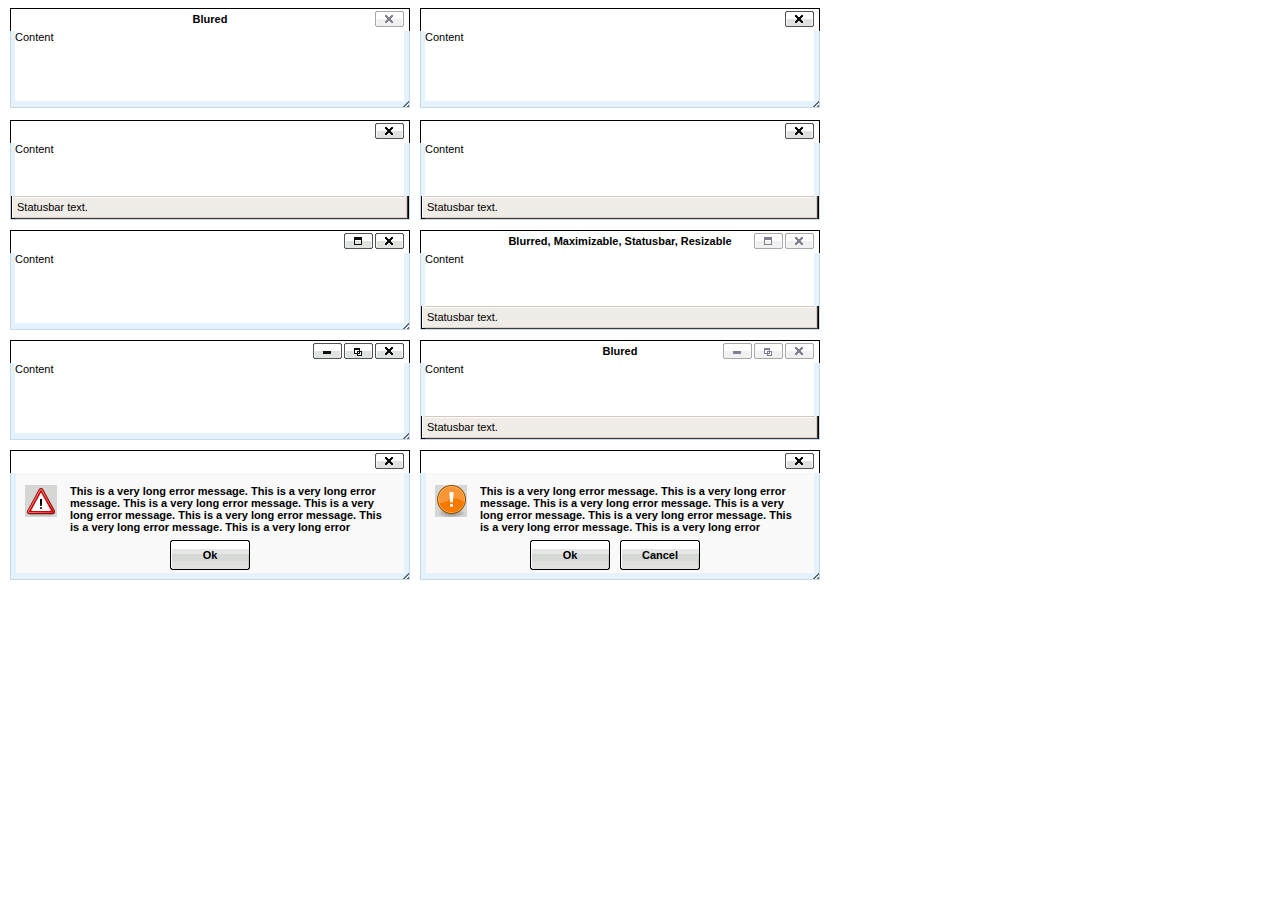
<file: wp-includes/js/tinymce/plugins/inlinepopups/template.htm>
<!-- <!DOCTYPE html PUBLIC "-//W3C//DTD XHTML 1.0 Strict//EN" "http://www.w3.org/TR/xhtml1/DTD/xhtml1-strict.dtd"> -->
<html xmlns="http://www.w3.org/1999/xhtml">
<head>
<title>Template for dialogs</title>
<link rel="stylesheet" type="text/css" href="skins/clearlooks2/window.css?ver=359-20131010" />
</head>
<body>

<div class="mceEditor">
	<div class="clearlooks2" style="width:400px; height:100px; left:10px;">
		<div class="mceWrapper">
			<div class="mceTop">
				<div class="mceLeft"></div>
				<div class="mceCenter"></div>
				<div class="mceRight"></div>
				<span>Blured</span>
			</div>

			<div class="mceMiddle">
				<div class="mceLeft"></div>
				<span>Content</span>
				<div class="mceRight"></div>
			</div>

			<div class="mceBottom">
				<div class="mceLeft"></div>
				<div class="mceCenter"></div>
				<div class="mceRight"></div>
				<span>Statusbar text.</span>
			</div>

			<a class="mceMove" href="#"></a>
			<a class="mceMin" href="#"></a>
			<a class="mceMax" href="#"></a>
			<a class="mceMed" href="#"></a>
			<a class="mceClose" href="#"></a>
			<a class="mceResize mceResizeN" href="#"></a>
			<a class="mceResize mceResizeS" href="#"></a>
			<a class="mceResize mceResizeW" href="#"></a>
			<a class="mceResize mceResizeE" href="#"></a>
			<a class="mceResize mceResizeNW" href="#"></a>
			<a class="mceResize mceResizeNE" href="#"></a>
			<a class="mceResize mceResizeSW" href="#"></a>
			<a class="mceResize mceResizeSE" href="#"></a>
		</div>
	</div>

	<div class="clearlooks2" style="width:400px; height:100px; left:420px;">
		<div class="mceWrapper mceMovable mceFocus">
			<div class="mceTop">
				<div class="mceLeft"></div>
				<div class="mceCenter"></div>
				<div class="mceRight"></div>
				<span>Focused</span>
			</div>

			<div class="mceMiddle">
				<div class="mceLeft"></div>
				<span>Content</span>
				<div class="mceRight"></div>
			</div>

			<div class="mceBottom">
				<div class="mceLeft"></div>
				<div class="mceCenter"></div>
				<div class="mceRight"></div>
				<span>Statusbar text.</span>
			</div>

			<a class="mceMove" href="#"></a>
			<a class="mceMin" href="#"></a>
			<a class="mceMax" href="#"></a>
			<a class="mceMed" href="#"></a>
			<a class="mceClose" href="#"></a>
			<a class="mceResize mceResizeN" href="#"></a>
			<a class="mceResize mceResizeS" href="#"></a>
			<a class="mceResize mceResizeW" href="#"></a>
			<a class="mceResize mceResizeE" href="#"></a>
			<a class="mceResize mceResizeNW" href="#"></a>
			<a class="mceResize mceResizeNE" href="#"></a>
			<a class="mceResize mceResizeSW" href="#"></a>
			<a class="mceResize mceResizeSE" href="#"></a>
		</div>
	</div>

	<div class="clearlooks2" style="width:400px; height:100px; left:10px; top:120px;">
		<div class="mceWrapper mceMovable mceFocus mceStatusbar">
			<div class="mceTop">
				<div class="mceLeft"></div>
				<div class="mceCenter"></div>
				<div class="mceRight"></div>
				<span>Statusbar</span>
			</div>

			<div class="mceMiddle">
				<div class="mceLeft"></div>
				<span>Content</span>
				<div class="mceRight"></div>
			</div>

			<div class="mceBottom">
				<div class="mceLeft"></div>
				<div class="mceCenter"></div>
				<div class="mceRight"></div>
				<span>Statusbar text.</span>
			</div>

			<a class="mceMove" href="#"></a>
			<a class="mceMin" href="#"></a>
			<a class="mceMax" href="#"></a>
			<a class="mceMed" href="#"></a>
			<a class="mceClose" href="#"></a>
			<a class="mceResize mceResizeN" href="#"></a>
			<a class="mceResize mceResizeS" href="#"></a>
			<a class="mceResize mceResizeW" href="#"></a>
			<a class="mceResize mceResizeE" href="#"></a>
			<a class="mceResize mceResizeNW" href="#"></a>
			<a class="mceResize mceResizeNE" href="#"></a>
			<a class="mceResize mceResizeSW" href="#"></a>
			<a class="mceResize mceResizeSE" href="#"></a>
		</div>
	</div>

	<div class="clearlooks2" style="width:400px; height:100px; left:420px; top:120px;">
		<div class="mceWrapper mceMovable mceFocus mceStatusbar mceResizable">
			<div class="mceTop">
				<div class="mceLeft"></div>
				<div class="mceCenter"></div>
				<div class="mceRight"></div>
				<span>Statusbar, Resizable</span>
			</div>

			<div class="mceMiddle">
				<div class="mceLeft"></div>
				<span>Content</span>
				<div class="mceRight"></div>
			</div>

			<div class="mceBottom">
				<div class="mceLeft"></div>
				<div class="mceCenter"></div>
				<div class="mceRight"></div>
				<span>Statusbar text.</span>
			</div>

			<a class="mceMove" href="#"></a>
			<a class="mceMin" href="#"></a>
			<a class="mceMax" href="#"></a>
			<a class="mceMed" href="#"></a>
			<a class="mceClose" href="#"></a>
			<a class="mceResize mceResizeN" href="#"></a>
			<a class="mceResize mceResizeS" href="#"></a>
			<a class="mceResize mceResizeW" href="#"></a>
			<a class="mceResize mceResizeE" href="#"></a>
			<a class="mceResize mceResizeNW" href="#"></a>
			<a class="mceResize mceResizeNE" href="#"></a>
			<a class="mceResize mceResizeSW" href="#"></a>
			<a class="mceResize mceResizeSE" href="#"></a>
		</div>
	</div>

	<div class="clearlooks2" style="width:400px; height:100px; left:10px; top:230px;">
		<div class="mceWrapper mceMovable mceFocus mceResizable mceMaximizable">
			<div class="mceTop">
				<div class="mceLeft"></div>
				<div class="mceCenter"></div>
				<div class="mceRight"></div>
				<span>Resizable, Maximizable</span>
			</div>

			<div class="mceMiddle">
				<div class="mceLeft"></div>
				<span>Content</span>
				<div class="mceRight"></div>
			</div>

			<div class="mceBottom">
				<div class="mceLeft"></div>
				<div class="mceCenter"></div>
				<div class="mceRight"></div>
				<span>Statusbar text.</span>
			</div>

			<a class="mceMove" href="#"></a>
			<a class="mceMin" href="#"></a>
			<a class="mceMax" href="#"></a>
			<a class="mceMed" href="#"></a>
			<a class="mceClose" href="#"></a>
			<a class="mceResize mceResizeN" href="#"></a>
			<a class="mceResize mceResizeS" href="#"></a>
			<a class="mceResize mceResizeW" href="#"></a>
			<a class="mceResize mceResizeE" href="#"></a>
			<a class="mceResize mceResizeNW" href="#"></a>
			<a class="mceResize mceResizeNE" href="#"></a>
			<a class="mceResize mceResizeSW" href="#"></a>
			<a class="mceResize mceResizeSE" href="#"></a>
		</div>
	</div>

	<div class="clearlooks2" style="width:400px; height:100px; left:420px; top:230px;">
		<div class="mceWrapper mceMovable mceStatusbar mceResizable mceMaximizable">
			<div class="mceTop">
				<div class="mceLeft"></div>
				<div class="mceCenter"></div>
				<div class="mceRight"></div>
				<span>Blurred, Maximizable, Statusbar, Resizable</span>
			</div>

			<div class="mceMiddle">
				<div class="mceLeft"></div>
				<span>Content</span>
				<div class="mceRight"></div>
			</div>

			<div class="mceBottom">
				<div class="mceLeft"></div>
				<div class="mceCenter"></div>
				<div class="mceRight"></div>
				<span>Statusbar text.</span>
			</div>

			<a class="mceMove" href="#"></a>
			<a class="mceMin" href="#"></a>
			<a class="mceMax" href="#"></a>
			<a class="mceMed" href="#"></a>
			<a class="mceClose" href="#"></a>
			<a class="mceResize mceResizeN" href="#"></a>
			<a class="mceResize mceResizeS" href="#"></a>
			<a class="mceResize mceResizeW" href="#"></a>
			<a class="mceResize mceResizeE" href="#"></a>
			<a class="mceResize mceResizeNW" href="#"></a>
			<a class="mceResize mceResizeNE" href="#"></a>
			<a class="mceResize mceResizeSW" href="#"></a>
			<a class="mceResize mceResizeSE" href="#"></a>
		</div>
	</div>

	<div class="clearlooks2" style="width:400px; height:100px; left:10px; top:340px;">
		<div class="mceWrapper mceMovable mceFocus mceResizable mceMaximized mceMinimizable mceMaximizable">
			<div class="mceTop">
				<div class="mceLeft"></div>
				<div class="mceCenter"></div>
				<div class="mceRight"></div>
				<span>Maximized, Maximizable, Minimizable</span>
			</div>

			<div class="mceMiddle">
				<div class="mceLeft"></div>
				<span>Content</span>
				<div class="mceRight"></div>
			</div>

			<div class="mceBottom">
				<div class="mceLeft"></div>
				<div class="mceCenter"></div>
				<div class="mceRight"></div>
				<span>Statusbar text.</span>
			</div>

			<a class="mceMove" href="#"></a>
			<a class="mceMin" href="#"></a>
			<a class="mceMax" href="#"></a>
			<a class="mceMed" href="#"></a>
			<a class="mceClose" href="#"></a>
			<a class="mceResize mceResizeN" href="#"></a>
			<a class="mceResize mceResizeS" href="#"></a>
			<a class="mceResize mceResizeW" href="#"></a>
			<a class="mceResize mceResizeE" href="#"></a>
			<a class="mceResize mceResizeNW" href="#"></a>
			<a class="mceResize mceResizeNE" href="#"></a>
			<a class="mceResize mceResizeSW" href="#"></a>
			<a class="mceResize mceResizeSE" href="#"></a>
		</div>
	</div>

	<div class="clearlooks2" style="width:400px; height:100px; left:420px; top:340px;">
		<div class="mceWrapper mceMovable mceStatusbar mceResizable mceMaximized mceMinimizable mceMaximizable">
			<div class="mceTop">
				<div class="mceLeft"></div>
				<div class="mceCenter"></div>
				<div class="mceRight"></div>
				<span>Blured</span>
			</div>

			<div class="mceMiddle">
				<div class="mceLeft"></div>
				<span>Content</span>
				<div class="mceRight"></div>
			</div>

			<div class="mceBottom">
				<div class="mceLeft"></div>
				<div class="mceCenter"></div>
				<div class="mceRight"></div>
				<span>Statusbar text.</span>
			</div>

			<a class="mceMove" href="#"></a>
			<a class="mceMin" href="#"></a>
			<a class="mceMax" href="#"></a>
			<a class="mceMed" href="#"></a>
			<a class="mceClose" href="#"></a>
			<a class="mceResize mceResizeN" href="#"></a>
			<a class="mceResize mceResizeS" href="#"></a>
			<a class="mceResize mceResizeW" href="#"></a>
			<a class="mceResize mceResizeE" href="#"></a>
			<a class="mceResize mceResizeNW" href="#"></a>
			<a class="mceResize mceResizeNE" href="#"></a>
			<a class="mceResize mceResizeSW" href="#"></a>
			<a class="mceResize mceResizeSE" href="#"></a>
		</div>
	</div>

	<div class="clearlooks2" style="width:400px; height:130px; left:10px; top:450px;">
		<div class="mceWrapper mceMovable mceFocus mceModal mceAlert">
			<div class="mceTop">
				<div class="mceLeft"></div>
				<div class="mceCenter"></div>
				<div class="mceRight"></div>
				<span>Alert</span>
			</div>

			<div class="mceMiddle">
				<div class="mceLeft"></div>
				<span>
					This is a very long error message. This is a very long error message.
					This is a very long error message. This is a very long error message.
					This is a very long error message. This is a very long error message.
					This is a very long error message. This is a very long error message.
					This is a very long error message. This is a very long error message.
					This is a very long error message. This is a very long error message.
				</span>
				<div class="mceRight"></div>
				<div class="mceIcon"></div>
			</div>

			<div class="mceBottom">
				<div class="mceLeft"></div>
				<div class="mceCenter"></div>
				<div class="mceRight"></div>
			</div>

			<a class="mceMove" href="#"></a>
			<a class="mceButton mceOk" href="#">Ok</a>
			<a class="mceClose" href="#"></a>
		</div>
	</div>

	<div class="clearlooks2" style="width:400px; height:130px; left:420px; top:450px;">
		<div class="mceWrapper mceMovable mceFocus mceModal mceConfirm">
			<div class="mceTop">
				<div class="mceLeft"></div>
				<div class="mceCenter"></div>
				<div class="mceRight"></div>
				<span>Confirm</span>
			</div>

			<div class="mceMiddle">
				<div class="mceLeft"></div>
				<span>
					This is a very long error message. This is a very long error message.
					This is a very long error message. This is a very long error message.
					This is a very long error message. This is a very long error message.
					This is a very long error message. This is a very long error message.
					This is a very long error message. This is a very long error message.
					This is a very long error message. This is a very long error message.
					</span>
				<div class="mceRight"></div>
				<div class="mceIcon"></div>
			</div>

			<div class="mceBottom">
				<div class="mceLeft"></div>
				<div class="mceCenter"></div>
				<div class="mceRight"></div>
			</div>

			<a class="mceMove" href="#"></a>
			<a class="mceButton mceOk" href="#">Ok</a>
			<a class="mceButton mceCancel" href="#">Cancel</a>
			<a class="mceClose" href="#"></a>
		</div>
	</div>
</div>

</body>
</html>
</file>
<file: wp-admin/css/install.css>
html {
	background: #eee;
	margin: 0 20px;
}

body {
	background: #fff;
	color: #555;
	font-family: "Open Sans", sans-serif;
	margin: 140px auto 25px;
	padding: 20px 20px 10px 20px;
	max-width: 700px;
	-webkit-font-smoothing: subpixel-antialiased;
	-webkit-box-shadow: 0 1px 3px rgba(0,0,0,0.13);
	box-shadow: 0 1px 3px rgba(0,0,0,0.13);
}

a {
	color: #0074a2;
	text-decoration: none;
}

a:hover {
	color: #2ea2cc;
}

h1 {
	border-bottom: 1px solid #dedede;
	clear: both;
	color: #666;
	font-size: 24px;
	margin: 30px 0;
	padding: 0;
	padding-bottom: 7px;
	font-weight: normal;
}

h2 {
	font-size: 16px;
}

p, li, dd, dt {
	padding-bottom: 2px;
	font-size: 14px;
	line-height: 1.5;
}

code, .code {
	font-family: Consolas, Monaco, monospace;
}

ul, ol, dl {
	padding: 5px 5px 5px 22px;
}

a img {
	border:0
}
abbr {
	border: 0;
	font-variant: normal;
}
#logo {
	margin: 6px 0 14px 0;
	border-bottom: none;
	text-align:center
}
#logo a {
	background-image: url('../images/w-logo-blue.png?ver=20131202');
	background-image: none, url('../images/wordpress-logo.svg?ver=20131107');
	background-size: 80px 80px;
	background-position: center top;
	background-repeat: no-repeat;
	color: #999;
	height: 80px;
	font-size: 20px;
	font-weight: normal;
	line-height: 1.3em;
	margin: -130px auto 25px;
	padding: 0;
	text-decoration: none;
	width: 80px;
	text-indent: -9999px;
	outline: none;
	overflow: hidden;
	display: block;
}
.step {
	margin: 20px 0 15px;
}
.step, th {
	text-align: left;
	padding: 0;
}
.step .button-large {
	font-size: 14px;
}
textarea {
	border: 1px solid #dfdfdf;
	font-family: "Open Sans", sans-serif;
	width: 100%;
	-moz-box-sizing: border-box;
	-webkit-box-sizing: border-box;
	-ms-box-sizing: border-box; /* ie8 only */
	box-sizing: border-box;
}

.form-table {
	border-collapse: collapse;
	margin-top: 1em;
	width: 100%;
}

.form-table td {
	margin-bottom: 9px;
	padding: 10px 20px 10px 0;
	border-bottom: 8px solid #fff;
	font-size: 14px;
	vertical-align: top
}

.form-table th {
	font-size: 14px;
	text-align: left;
	padding: 16px 20px 10px 0;
	width: 140px;
	vertical-align: top;
}

.form-table code {
	line-height: 18px;
	font-size: 14px;
}

.form-table p {
	margin: 4px 0 0 0;
	font-size: 11px;
}

.form-table input {
	line-height: 20px;
	font-size: 15px;
	padding: 3px 5px;
	border: 1px solid #ddd;
	box-shadow: inset 0 1px 2px rgba(0,0,0,0.07);
}

input,
submit {
	font-family: "Open Sans", sans-serif;
}

.form-table input[type=text],
.form-table input[type=password] {
	width: 206px;
}

.form-table th p {
	font-weight: normal;
}

.form-table.install-success td {
	vertical-align: middle;
	padding: 16px 20px 10px 0;
}

.form-table.install-success td p {
	margin: 0;
	font-size: 14px;
}

.form-table.install-success td code {
	margin: 0;
	font-size: 18px;
}

#error-page {
	margin-top: 50px;
}

#error-page p {
	font-size: 14px;
	line-height: 18px;
	margin: 25px 0 20px;
}

#error-page code, .code {
	font-family: Consolas, Monaco, monospace;
}

#pass-strength-result {
	background-color: #eee;
	border-color: #ddd !important;
	border-style: solid;
	border-width: 1px;
	margin: 5px 5px 5px 0;
	padding: 5px;
	text-align: center;
	width: 200px;
	display: none;
}

#pass-strength-result.bad {
	background-color: #ffb78c;
	border-color: #ff853c !important;
}

#pass-strength-result.good {
	background-color: #ffec8b;
	border-color: #ffcc00 !important;
}

#pass-strength-result.short {
	background-color: #ffa0a0;
	border-color: #f04040 !important;
}

#pass-strength-result.strong {
	background-color: #c3ff88;
	border-color: #8dff1c !important;
}

.message {
	border: 1px solid #c00;
	padding: 0.5em 0.7em;
	margin: 5px 0 15px;
	background-color: #ffebe8;
}

/* @noflip */
#dbname,
#uname,
#pwd,
#dbhost,
#prefix,
#user_login,
#admin_email,
#pass1,
#pass2 {
	direction: ltr;
}


/* localization */
body.rtl,
.rtl textarea,
.rtl input,
.rtl submit {
	font-family: Tahoma, sans-serif;
}

:lang(he-il) body.rtl,
:lang(he-il) .rtl textarea,
:lang(he-il) .rtl input,
:lang(he-il) .rtl submit {
	font-family: Arial, sans-serif;
}

@media only screen and (max-width: 799px) {
	body {
		margin-top: 115px;
	}
	#logo a {
		margin: -125px auto 30px;
	}
}

@media screen and ( max-width: 782px ) {

	.form-table {
		margin-top: 0;
	}

	.form-table th,
	.form-table td {
		display: block;
		width: auto;
		vertical-align: middle;
	}

	.form-table th {
		padding: 20px 0 0;
	}

	.form-table td {
		padding: 5px 0;
		border: 0;
		margin: 0;
	}

	textarea,
	input {
		font-size: 16px;
	}

	.form-table td input[type="text"],
	.form-table td input[type="password"],
	.form-table td select,
	.form-table td textarea,
	.form-table span.description {
		width: 100%;
		font-size: 16px;
		line-height: 1.5;
		padding: 7px 10px;
		display: block;
		max-width: none;
		box-sizing: border-box;
		-moz-box-sizing: border-box;
	}

}
</file>
<file: projectc-static/style.css>
/*
Theme Name: Project C 2014
Theme URI: [GitHub Link]
Description: A theme created by Ohio University Interactive Multimedia capstone class for the 2014 edition of Project C
Version: 1.0
Author: Alex Martinez, Lindsay Cherry, Chris Kennedy, Sabrina Reda, Connor Sibrik
Author URI: http://alxmrtnz.com
*/
/* Styles go below */
/* COLORS */
/* VARIABLES */
/* MIXINS */
/* IMPORTS */
/*==================== BEGIN ORG PAGE STYLES =====================*/
.sidedock {
  top: 30px !important; }

.mast {
  height: 430px;
  overflow: hidden;
  position: relative;
  width: 100%;
  background: #444; }
  .mast .videoMast {
    z-index: 5;
    width: 100%;
    background: #222;
    display: none; }
    .mast .videoMast .iframeContainer {
      max-width: 1000px;
      margin: 0 auto;
      position: relative; }
    .mast .videoMast .close {
      position: absolute;
      bottom: -23px;
      cursor: pointer;
      right: 10px; }
  .mast .bg {
    position: absolute;
    top: 0;
    left: -50%;
    width: 200%;
    height: 200%;
    z-index: 1; }
  .mast .bg img {
    position: absolute;
    top: 0;
    left: 0;
    right: 0;
    bottom: 0;
    margin: auto;
    margin-top: 0px;
    min-width: 50%;
    min-height: 50%; }
  .mast .playBtn {
    width: 100px;
    height: 100px;
    position: relative;
    margin: 150px auto 0px auto;
    z-index: 3;
    background-image: url(images/playIconFallback.png);
    background-repeat: no-repeat;
    background-image: url(images/playIcon.svg), none;
    background-size: 100% auto;
    cursor: pointer; }
    .mast .playBtn:hover {
      filter: alpha(opacity=50);
      -ms-filter: "progid:DXImageTransform.Microsoft.Alpha(Opacity=50)";
      -moz-opacity: 0.5;
      -khtml-opacity: 0.5;
      opacity: 0.5; }
  .mast div.copy {
    position: absolute;
    z-index: 2;
    bottom: 0px;
    width: 100%;
    /* IE9 SVG, needs conditional override of 'filter' to 'none' */
    background: url([data-uri]);
    background: -moz-linear-gradient(top, rgba(0, 0, 0, 0) 0%, rgba(0, 0, 0, 0.63) 74%, rgba(0, 0, 0, 0.63) 100%);
    /* FF3.6+ */
    background: -webkit-gradient(linear, left top, left bottom, color-stop(0%, rgba(0, 0, 0, 0)), color-stop(74%, rgba(0, 0, 0, 0.63)), color-stop(100%, rgba(0, 0, 0, 0.63)));
    /* Chrome,Safari4+ */
    background: -webkit-linear-gradient(top, rgba(0, 0, 0, 0) 0%, rgba(0, 0, 0, 0.63) 74%, rgba(0, 0, 0, 0.63) 100%);
    /* Chrome10+,Safari5.1+ */
    background: -o-linear-gradient(top, rgba(0, 0, 0, 0) 0%, rgba(0, 0, 0, 0.63) 74%, rgba(0, 0, 0, 0.63) 100%);
    /* Opera 11.10+ */
    background: -ms-linear-gradient(top, rgba(0, 0, 0, 0) 0%, rgba(0, 0, 0, 0.63) 74%, rgba(0, 0, 0, 0.63) 100%);
    /* IE10+ */
    background: linear-gradient(to bottom, rgba(0, 0, 0, 0) 0%, rgba(0, 0, 0, 0.63) 74%, rgba(0, 0, 0, 0.63) 100%);
    /* W3C */
    filter: progid:DXImageTransform.Microsoft.gradient(startColorstr='#00000000', endColorstr='#a1000000',GradientType=0 );
    /* IE6-8 */ }
    .mast div.copy div.copyWrapper {
      color: #fff;
      margin: 0 auto;
      padding-bottom: 20px;
      padding-left: 70px;
      text-shadow: 0px 2px 7px #000;
      width: 840px; }
      .mast div.copy div.copyWrapper h1 {
        margin-bottom: 5px; }
      .mast div.copy div.copyWrapper p.subtitle {
        font-size: 18px;
        margin-bottom: 0px; }

.orgContentWrapper {
  max-width: 1000px;
  margin: 30px auto;
  position: relative;
  /* END div.mainContent*/ }
  .orgContentWrapper div.content {
    /*this was added to shift all main content to the left 70px. This offsets the content instead of having it perfectly centered. We may not want this. NOTE: if you do remove, make sure to remove the div.content tag in the individual organization HTML file*/
    position: relative; }
  .orgContentWrapper div.leftColumn {
    width: 170px;
    height: 400px;
    position: absolute;
    top: 0px;
    font-family: 'Noto Sans', Arial, sans-serif; }
    .orgContentWrapper div.leftColumn div.button {
      width: 50px;
      text-align: center;
      margin-left: 33px; }
    .orgContentWrapper div.leftColumn div.voting .currentVotes {
      font-size: 13px;
      text-align: center;
      margin-bottom: 5px; }
    .orgContentWrapper div.leftColumn div.voting .tally {
      text-align: center;
      font-size: 36px;
      margin-bottom: 5px; }
    .orgContentWrapper div.leftColumn div.sharing {
      border-bottom: 1px solid #ececec;
      border-top: 1px solid #ececec;
      margin: 30px 0px;
      padding: 10px 0px; }
      .orgContentWrapper div.leftColumn div.sharing .fb {
        margin-bottom: 10px; }
    .orgContentWrapper div.leftColumn div.subNav ul {
      padding-right: 37px; }
      .orgContentWrapper div.leftColumn div.subNav ul li {
        font-size: 13px;
        text-align: right;
        margin-bottom: 20px;
        cursor: pointer; }
  .orgContentWrapper .mainContent {
    background: #fff;
    border: 1px solid #ececec;
    max-width: 700px;
    padding: 30px 110px 20px 40px;
    margin-left: 169px;
    /* END .story - this is to hide most of the written word*/ }
    .orgContentWrapper .mainContent div.breadCrumbs {
      font-family: 'Noto Sans', Arial, sans-serif;
      font-size: 14px;
      color: #cbcbcb;
      border-bottom: 1px solid #ececec;
      padding-bottom: 15px;
      margin-bottom: 25px; }

/** * Eric Meyer's Reset CSS v2.0 (http://meyerweb.com/eric/tools/css/reset/) * http://cssreset.com */
html, body, div, span, applet, object, iframe, h1, h2, h3, h4, h5, h6, p, blockquote, pre, a, abbr, acronym, address, big, cite, code, del, dfn, em, img, ins, kbd, q, s, samp, small, strike, strong, sub, sup, tt, var, b, u, i, center, dl, dt, dd, ol, ul, li, fieldset, form, label, legend, table, caption, tbody, tfoot, thead, tr, th, td, article, aside, canvas, details, embed, figure, figcaption, footer, header, hgroup, menu, nav, output, ruby, section, summary, time, mark, audio, video {
  margin: 0;
  padding: 0;
  border: 0;
  font-size: 100%;
  font: inherit;
  vertical-align: baseline; }

/* HTML5 display-role reset for older browsers */
article, aside, details, figcaption, figure, footer, header, hgroup, menu, nav, section {
  display: block; }

body {
  line-height: 1; }

ol, ul {
  list-style: none; }

blockquote, q {
  quotes: none; }

blockquote:before, blockquote:after, q:before, q:after {
  content: '';
  content: none; }

table {
  border-collapse: collapse;
  border-spacing: 0; }

/*==================== BEGIN NAVIGATION STYLES =====================*/
nav {
  font-family: 'Montserrat', 'Noto Sans', Arial, sans-serif;
  background: #444444;
  overflow: hidden; }
  nav a.logo {
    float: left;
    padding: 9px 30px;
    /*&:hover{
        background: lighten($main-black, 10%);
    }*/ }
    nav a.logo div {
      height: 50px;
      width: 33px;
      background-image: url(images/fallbackLogo.png);
      background-repeat: no-repeat;
      background-image: url(images/logo.svg), none;
      background-size: 100% auto; }
    @media screen and (max-width: 800px) {
      nav a.logo {
        padding: 5px 20px; } }
  nav ul li {
    float: left;
    transition: opacity 0.3s ease; }
    nav ul li.menuLink {
      display: none; }
      @media screen and (max-width: 700px) {
        nav ul li.menuLink {
          display: block; } }
    nav ul li.right {
      float: right; }
    nav ul li a {
      color: white;
      text-decoration: none;
      padding: 28px 22px;
      font-size: 13px;
      display: block; }
      nav ul li a.donate {
        background: #529eab;
        padding-left: 35px;
        padding-right: 35px; }
        nav ul li a.donate:hover {
          background: #63a8b4; }
      @media screen and (max-width: 800px) {
        nav ul li a {
          padding: 24px 16px; } }
  nav ul.mainNavItems {
    width: 100%; }
    nav ul.mainNavItems:hover li.pageLink {
      filter: alpha(opacity=50);
      -ms-filter: "progid:DXImageTransform.Microsoft.Alpha(Opacity=50)";
      -moz-opacity: 0.5;
      -khtml-opacity: 0.5;
      opacity: 0.5; }
    nav ul.mainNavItems:hover li.pageLink:hover {
      filter: alpha(opacity=100);
      -ms-filter: "progid:DXImageTransform.Microsoft.Alpha(Opacity=100)";
      -moz-opacity: 1;
      -khtml-opacity: 1;
      opacity: 1; }
    @media screen and (max-width: 700px) {
      nav ul.mainNavItems li.pageLink {
        display: none; } }
  nav ul.rightNavItems {
    float: right; }
    @media screen and (max-width: 700px) {
      nav ul.rightNavItems li.signIn {
        display: none; } }

/* Index Styles */
#intro {
  text-align: center;
  margin: 40px 10px auto 10px; }

#introPic {
  max-width: 100%; }

#orgs2014 {
  margin: 60px 10px auto 10px; }
  #orgs2014 h2 {
    text-align: center; }

.orgPreview {
  text-align: left;
  margin: 50px 10%;
  clear: both; }
  .orgPreview img {
    float: left;
    padding: 0 30px 30px 0; }

#indexBlog {
  margin: 150px auto auto 10%;
  text-align: left; }
  #indexBlog #blogPreview {
    width: 55%;
    padding: 0 70px 30px 0;
    float: left; }
  #indexBlog h1 {
    margin-bottom: 10px; }
  #indexBlog h2 {
    margin-bottom: 10px; }
  #indexBlog .blogItems {
    padding-bottom: 40px; }

/*==================== BEGIN UNIVERSAL STYLES =====================*/
body {
  color: #444444;
  background: #fafafa;
  /* DEFAULT BUTTON STYLES */ }
  body div.contentWrapper {
    max-width: 1000px;
    margin: 0 auto; }
  body h1 {
    font-family: 'Noto Sans', Arial, sans-serif;
    font-size: 40px;
    font-weight: 700; }
  body h2 {
    font-family: 'Noto Sans', Arial, sans-serif;
    font-size: 20px;
    font-weight: 700; }
  body h3 {
    font-family: 'Noto Sans', Arial, sans-serif;
    font-size: 15px;
    font-weight: 700; }
  body p {
    font-family: 'Merriweather', Georgia, serif;
    font-size: 20px;
    line-height: 34px;
    margin-bottom: 30px; }
  body div.button {
    background: #529eab;
    color: white;
    cursor: pointer;
    display: inline-block;
    font-family: 'Montserrat', Arial, sans-serif;
    font-size: 14px;
    -webkit-border-radius: 5px;
    -moz-border-radius: 5px;
    -ms-border-radius: 5px;
    -o-border-radius: 5px;
    border-radius: 5px;
    overflow: hidden;
    padding: 15px 25px;
    text-decoration: none; }
    body div.button:hover {
      background: #63a8b4; }
    body div.button.fb {
      background: #355996; }
      body div.button.fb:hover {
        background: #3c64a9; }
    body div.button.twitter {
      background: #00a8de; }
      body div.button.twitter:hover {
        background: #00bbf8; }

/*==================== BEGIN FOOTER STYLES =====================*/
html, body {
  height: 100%; }

.wrapper {
  min-height: 100%;
  height: auto !important;
  height: 100%;
  margin: 0 auto -100px; }

footer, .push {
  height: 100px; }

footer {
  background-color: #111111;
  margin-top: 50px; }
  footer p {
    color: #fff; }
</file>
<file: wp-content/themes/twentyfourteen/genericons/genericons.css>
/**

	Genericons Helper CSS

*/


/**
 * The font was graciously generated by Font Squirrel (http://www.fontsquirrel.com). We love those guys.
 */

@font-face {
    font-family: 'Genericons';
    src: url('font/genericons-regular-webfont.eot');
}

@font-face {
    font-family: 'Genericons';
    src: url([data-uri]) format('woff'),
         url('font/genericons-regular-webfont.ttf') format('truetype'),
         url('font/genericons-regular-webfont.svg#genericonsregular') format('svg');
    font-weight: normal;
    font-style: normal;
}


/**
 * All Genericons
 */

.genericon {
	display: inline-block;
	width: 16px;
	height: 16px;
	-webkit-font-smoothing: antialiased;
	font-size: 16px;
	line-height: 1;
	font-family: 'Genericons';
	text-decoration: inherit;
	font-weight: normal;
	font-style: normal;
	vertical-align: top;
}

/**
 * IE7 and IE6 hacks
 */

.genericon {
	*overflow: auto;
	*zoom: 1;
	*display: inline;
}

/**
 * Individual icons
 */

/* Post formats */
.genericon-standard:before {        content: '\f100'; }
.genericon-aside:before {           content: '\f101'; }
.genericon-image:before {           content: '\f102'; }
.genericon-gallery:before {         content: '\f103'; }
.genericon-video:before {           content: '\f104'; }
.genericon-status:before {          content: '\f105'; }
.genericon-quote:before {           content: '\f106'; }
.genericon-link:before {            content: '\f107'; }
.genericon-chat:before {            content: '\f108'; }
.genericon-audio:before {           content: '\f109'; }

/* Social icons */
.genericon-github:before {          content: '\f200'; }
.genericon-dribbble:before {        content: '\f201'; }
.genericon-twitter:before {         content: '\f202'; }
.genericon-facebook:before {        content: '\f203'; }
.genericon-facebook-alt:before {    content: '\f204'; }
.genericon-wordpress:before {       content: '\f205'; }
.genericon-googleplus:before {      content: '\f206'; }
.genericon-linkedin:before {        content: '\f207'; }
.genericon-linkedin-alt:before {    content: '\f208'; }
.genericon-pinterest:before {       content: '\f209'; }
.genericon-pinterest-alt:before {   content: '\f210'; }
.genericon-flickr:before {          content: '\f211'; }
.genericon-vimeo:before {           content: '\f212'; }
.genericon-youtube:before {         content: '\f213'; }
.genericon-tumblr:before {          content: '\f214'; }
.genericon-instagram:before {       content: '\f215'; }
.genericon-codepen:before {         content: '\f216'; }
.genericon-polldaddy:before {       content: '\f217'; }
.genericon-googleplus-alt:before {  content: '\f218'; }
.genericon-path:before {            content: '\f219'; }
.genericon-skype:before {           content: '\f220'; }
.genericon-digg:before {            content: '\f221'; }
.genericon-reddit:before {          content: '\f222'; }
.genericon-stumbleupon:before {     content: '\f223'; }
.genericon-pocket:before {          content: '\f224'; }

/* Meta icons */
.genericon-comment:before {         content: '\f300'; }
.genericon-category:before {        content: '\f301'; }
.genericon-tag:before {             content: '\f302'; }
.genericon-time:before {            content: '\f303'; }
.genericon-user:before {            content: '\f304'; }
.genericon-day:before {             content: '\f305'; }
.genericon-week:before {            content: '\f306'; }
.genericon-month:before {           content: '\f307'; }
.genericon-pinned:before {          content: '\f308'; }

/* Other icons */
.genericon-search:before {          content: '\f400'; }
.genericon-unzoom:before {          content: '\f401'; }
.genericon-zoom:before {            content: '\f402'; }
.genericon-show:before {            content: '\f403'; }
.genericon-hide:before {            content: '\f404'; }
.genericon-close:before {           content: '\f405'; }
.genericon-close-alt:before {       content: '\f406'; }
.genericon-trash:before {           content: '\f407'; }
.genericon-star:before {            content: '\f408'; }
.genericon-home:before {            content: '\f409'; }
.genericon-mail:before {            content: '\f410'; }
.genericon-edit:before {            content: '\f411'; }
.genericon-reply:before {           content: '\f412'; }
.genericon-feed:before {            content: '\f413'; }
.genericon-warning:before {         content: '\f414'; }
.genericon-share:before {           content: '\f415'; }
.genericon-attachment:before {      content: '\f416'; }
.genericon-location:before {        content: '\f417'; }
.genericon-checkmark:before {       content: '\f418'; }
.genericon-menu:before {            content: '\f419'; }
.genericon-refresh:before {         content: '\f420'; }
.genericon-minimize:before {        content: '\f421'; }
.genericon-maximize:before {        content: '\f422'; }
.genericon-404:before {             content: '\f423'; }
.genericon-spam:before {            content: '\f424'; }
.genericon-summary:before {         content: '\f425'; }
.genericon-cloud:before {           content: '\f426'; }
.genericon-key:before {             content: '\f427'; }
.genericon-dot:before {             content: '\f428'; }
.genericon-next:before {            content: '\f429'; }
.genericon-previous:before {        content: '\f430'; }
.genericon-expand:before {          content: '\f431'; }
.genericon-collapse:before {        content: '\f432'; }
.genericon-dropdown:before {        content: '\f433'; }
.genericon-dropdown-left:before {   content: '\f434'; }
.genericon-top:before {             content: '\f435'; }
.genericon-draggable:before {       content: '\f436'; }
.genericon-phone:before {           content: '\f437'; }
.genericon-send-to-phone:before {   content: '\f438'; }
.genericon-plugin:before {          content: '\f439'; }
.genericon-cloud-download:before {  content: '\f440'; }
.genericon-cloud-upload:before {    content: '\f441'; }
.genericon-external:before {        content: '\f442'; }
.genericon-document:before {        content: '\f443'; }
.genericon-book:before {            content: '\f444'; }
.genericon-cog:before {             content: '\f445'; }
.genericon-unapprove:before {       content: '\f446'; }
.genericon-cart:before {            content: '\f447'; }
.genericon-pause:before {           content: '\f448'; }
.genericon-stop:before {            content: '\f449'; }
.genericon-skip-back:before {       content: '\f450'; }
.genericon-skip-ahead:before {      content: '\f451'; }
.genericon-play:before {            content: '\f452'; }
.genericon-tablet:before {          content: '\f453'; }
.genericon-send-to-tablet:before {  content: '\f454'; }
.genericon-info:before {            content: '\f455'; }
.genericon-notice:before {          content: '\f456'; }
.genericon-help:before {            content: '\f457'; }
.genericon-fastforward:before {     content: '\f458'; }
.genericon-rewind:before {          content: '\f459'; }
.genericon-portfolio:before {       content: '\f460'; }
.genericon-heart:before {           content: '\f461'; }
.genericon-code:before {            content: '\f462'; }
.genericon-subscribe:before {       content: '\f463'; }
.genericon-unsubscribe:before {     content: '\f464'; }
.genericon-subscribed:before {      content: '\f465'; }
.genericon-reply-alt:before {       content: '\f466'; }
.genericon-reply-single:before {    content: '\f467'; }
.genericon-flag:before {            content: '\f468'; }
.genericon-print:before {           content: '\f469'; }
.genericon-lock:before {            content: '\f470'; }
.genericon-bold:before {            content: '\f471'; }
.genericon-italic:before {          content: '\f472'; }
.genericon-picture:before {         content: '\f473'; }

/* Generic shapes */
.genericon-uparrow:before {         content: '\f500'; }
.genericon-rightarrow:before {      content: '\f501'; }
.genericon-downarrow:before {       content: '\f502'; }
.genericon-leftarrow:before {       content: '\f503'; }
</file>
<file: wp-includes/js/tinymce/plugins/inlinepopups/skins/clearlooks2/window.css>
/* Clearlooks 2 */

/* Reset */
.clearlooks2, .clearlooks2 div, .clearlooks2 span, .clearlooks2 a {vertical-align:baseline; text-align:left; position:absolute; border:0; padding:0; margin:0; background:transparent; font-family:Arial,Verdana; font-size:11px; color:#000; text-decoration:none; font-weight:normal; width:auto; height:auto; overflow:hidden; display:block}

/* General */
.clearlooks2 {position:absolute; direction:ltr}
.clearlooks2 .mceWrapper {position:static}
.mceEventBlocker {position:fixed; left:0; top:0; background:url(img/horizontal.gif) no-repeat 0 -75px; width:100%; height:100%}
.clearlooks2 .mcePlaceHolder {border:1px solid #000; background:#888; top:0; left:0; opacity:0.5; -ms-filter:'alpha(opacity=50)'; filter:alpha(opacity=50)}
.clearlooks2_modalBlocker {position:fixed; left:0; top:0; width:100%; height:100%; background:#FFF; opacity:0.6; -ms-filter:'alpha(opacity=60)'; filter:alpha(opacity=60); display:none}

/* Top */
.clearlooks2 .mceTop, 
.clearlooks2 .mceTop div {
	top:0; 
	width:100%; 
	height:23px
}
.clearlooks2 .mceTop .mceLeft {
	width:55%; 
	background-image: none;
	border-style: solid none none solid;
	border-width: 1px;
}
.clearlooks2 .mceTop .mceCenter {
}
.clearlooks2 .mceTop .mceRight {
	right:0; 
	width:55%; 
	height:23px; 
	background-image: none;
	border-style: solid solid none none;
	border-width: 1px;
}
.clearlooks2 .mceTop span {
	width:100%;
	font: 12px/20px bold "Lucida Grande","Lucida Sans Unicode",Tahoma,Verdana,sans-serif;
	text-align:center; 
	vertical-align:middle; 
	line-height:23px; 
	font-weight:bold;
}
.clearlooks2 .mceFocus .mceTop .mceLeft {
	background-image: none;
	border-style: solid none none solid;
	border-width: 1px;
}
.clearlooks2 .mceFocus .mceTop .mceCenter {
}
.clearlooks2 .mceFocus .mceTop .mceRight {
	background-image: none;
	border-style: solid solid none none;
	border-width: 1px;
}
.clearlooks2 .mceFocus .mceTop span {
color:#FFF
}

/* Middle */
.clearlooks2 .mceMiddle, .clearlooks2 .mceMiddle div {top:0}
.clearlooks2 .mceMiddle {width:100%; height:100%; clip:rect(23px auto auto auto)}
.clearlooks2 .mceMiddle .mceLeft {left:0; width:5px; height:100%; background:#E4F2FD;border-left:1px solid #c6d9e9}
.clearlooks2 .mceMiddle span {top:23px; left:5px; width:100%; height:100%; background:#FFF}
.clearlooks2 .mceMiddle .mceRight {right:0; width:5px; height:100%; background:#E4F2FD;border-right:1px solid #c6d9e9}

/* Bottom */
.clearlooks2 .mceBottom, .clearlooks2 .mceBottom div {height:6px}
.clearlooks2 .mceBottom {left:0; bottom:0; width:100%;background:#E4F2FD;border-bottom:1px solid #c6d9e9}
.clearlooks2 .mceBottom div {top:0}
.clearlooks2 .mceBottom .mceLeft {left:0; width:5px; background:#E4F2FD  ;border-left:1px solid #c6d9e9}
.clearlooks2 .mceBottom .mceCenter {left:5px; width:100%}
.clearlooks2 .mceBottom .mceRight {right:0; width:6px; background:#E4F2FD url(img/drag.gif) no-repeat;border-right:1px solid #c6d9e9}
.clearlooks2 .mceBottom span {display:none}
.clearlooks2 .mceStatusbar .mceBottom, .clearlooks2 .mceStatusbar .mceBottom div {height:23px}
.clearlooks2 .mceStatusbar .mceBottom .mceLeft {background:url(img/corners.gif) -29px 0}
.clearlooks2 .mceStatusbar .mceBottom .mceCenter {background:url(img/horizontal.gif) 0 -52px}
.clearlooks2 .mceStatusbar .mceBottom .mceRight {background:url(img/corners.gif) -24px 0}
.clearlooks2 .mceStatusbar .mceBottom span {display:block; left:7px; font-family:Arial, Verdana; font-size:11px; line-height:23px}

/* Actions */
.clearlooks2 a {width:29px; height:16px; top:3px;}
.clearlooks2 .mceClose {right:6px; background:url(img/buttons.gif) -87px 0}
.clearlooks2 .mceMin {display:none; right:68px; background:url(img/buttons.gif) 0 0}
.clearlooks2 .mceMed {display:none; right:37px; background:url(img/buttons.gif) -29px 0}
.clearlooks2 .mceMax {display:none; right:37px; background:url(img/buttons.gif) -58px 0}
.clearlooks2 .mceMove {display:none;width:100%;cursor:move;background:url(img/corners.gif) no-repeat -100px -100px}
.clearlooks2 .mceMovable .mceMove {display:block}
.clearlooks2 .mceFocus .mceClose {right:6px; background:url(img/buttons.gif) -87px -16px}
.clearlooks2 .mceFocus .mceMin {right:68px; background:url(img/buttons.gif) 0 -16px}
.clearlooks2 .mceFocus .mceMed {right:37px; background:url(img/buttons.gif) -29px -16px}
.clearlooks2 .mceFocus .mceMax {right:37px; background:url(img/buttons.gif) -58px -16px}
.clearlooks2 .mceFocus .mceClose:hover {right:6px; background:url(img/buttons.gif) -87px -32px}
.clearlooks2 .mceFocus .mceClose:hover {right:6px; background:url(img/buttons.gif) -87px -32px}
.clearlooks2 .mceFocus .mceMin:hover {right:68px; background:url(img/buttons.gif) 0 -32px}
.clearlooks2 .mceFocus .mceMed:hover {right:37px; background:url(img/buttons.gif) -29px -32px}
.clearlooks2 .mceFocus .mceMax:hover {right:37px; background:url(img/buttons.gif) -58px -32px}

/* Resize */
.clearlooks2 .mceResize {top:auto; left:auto; display:none; width:5px; height:5px; background:url(img/horizontal.gif) no-repeat 0 -75px}
.clearlooks2 .mceResizable .mceResize {display:block}
.clearlooks2 .mceResizable .mceMin, .clearlooks2 .mceMax {display:none}
.clearlooks2 .mceMinimizable .mceMin {display:block}
.clearlooks2 .mceMaximizable .mceMax {display:block}
.clearlooks2 .mceMaximized .mceMed {display:block}
.clearlooks2 .mceMaximized .mceMax {display:none}
.clearlooks2 a.mceResizeN {top:0; left:0; width:100%; cursor:n-resize}
.clearlooks2 a.mceResizeNW {top:0; left:0; cursor:nw-resize}
.clearlooks2 a.mceResizeNE {top:0; right:0; cursor:ne-resize}
.clearlooks2 a.mceResizeW {top:0; left:0; height:100%; cursor:w-resize;}
.clearlooks2 a.mceResizeE {top:0; right:0; height:100%; cursor:e-resize}
.clearlooks2 a.mceResizeS {bottom:0; left:0; width:100%; cursor:s-resize}
.clearlooks2 a.mceResizeSW {bottom:0; left:0; cursor:sw-resize}
.clearlooks2 a.mceResizeSE {bottom:0; right:0; cursor:se-resize}

/* Alert/Confirm */
.clearlooks2 .mceButton {font-weight:bold; bottom:10px; width:80px; height:30px; background:url(img/button.gif); line-height:30px; vertical-align:middle; text-align:center; outline:0}
.clearlooks2 .mceMiddle .mceIcon {left:15px; top:35px; width:32px; height:32px}
.clearlooks2 .mceAlert .mceMiddle span, .clearlooks2 .mceConfirm .mceMiddle span {background:transparent;left:60px; top:35px; width:320px; height:50px; font-weight:bold; overflow:auto; white-space:normal}
.clearlooks2 a:hover {font-weight:bold;}
.clearlooks2 .mceAlert .mceMiddle, .clearlooks2 .mceConfirm .mceMiddle {background:#F9F9F9}
.clearlooks2 .mceAlert .mceOk {left:50%; top:auto; margin-left: -40px}
.clearlooks2 .mceAlert .mceIcon {background:url(img/alert.gif)}
.clearlooks2 .mceConfirm .mceOk {left:50%; top:auto; margin-left: -90px}
.clearlooks2 .mceConfirm .mceCancel {left:50%; top:auto}
.clearlooks2 .mceConfirm .mceIcon {background:url(img/confirm.gif)}
</file>
